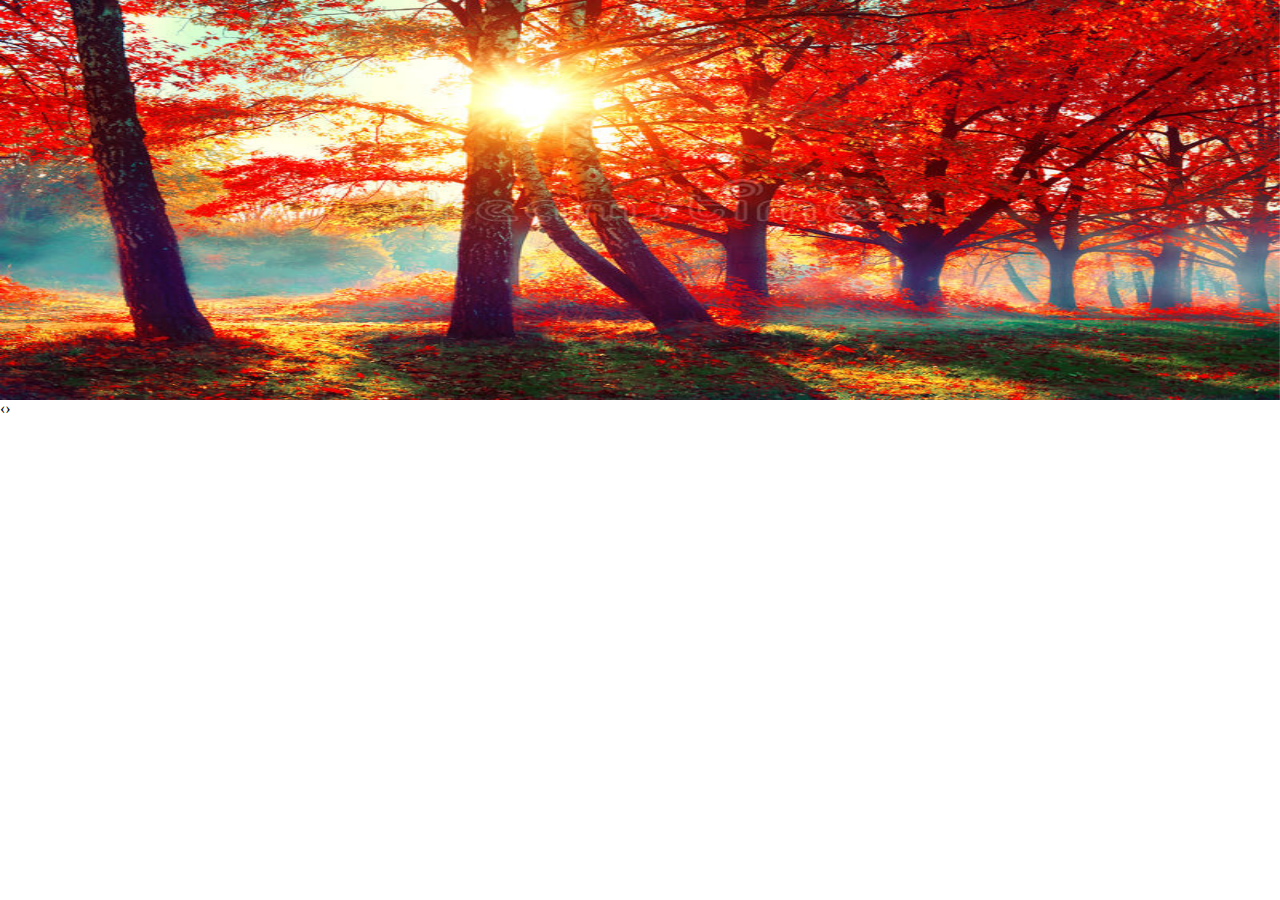
<file: class-13/index.html>
<!DOCTYPE html>
<html lang="en">
<head>
    <meta charset="UTF-8">
    <meta http-equiv="X-UA-Compatible" content="IE=edge">
    <meta name="viewport" content="width=device-width, initial-scale=1.0">
    <link rel="stylesheet" href="./owl.carousel.min.css">
    <link rel="stylesheet" href="./owl.theme.default.min.css">
    <link rel="stylesheet" href="style.css">
    <title>Document</title>
</head>
<body>
   
    <div class="owl-carousel">
        <div>
            <img width="90%" height="400px" src="./1.jpg" alt="">
            
        </div>
        <div><img width="90%" height="400px" src="./1.jpg" alt=""> </div>
        <div><img width="90%" height="400px" src="./1.jpg" alt=""> </div>
        <div><img width="90%" height="400px" src="./1.jpg" alt=""> </div>
        <div><img width="90%" height="400px" src="./1.jpg" alt=""> </div>
        <div><img width="90%" height="400px" src="./1.jpg" alt=""> </div>
        <div><img width="90%" height="400px" src="./1.jpg" alt=""> </div>
      </div>




    

    <script src="./jquery.min.js"></script>
   <script src="./owl.carousel.min.js"></script>
    <script src="./main.js"></script>
</body>
</html>
</file>
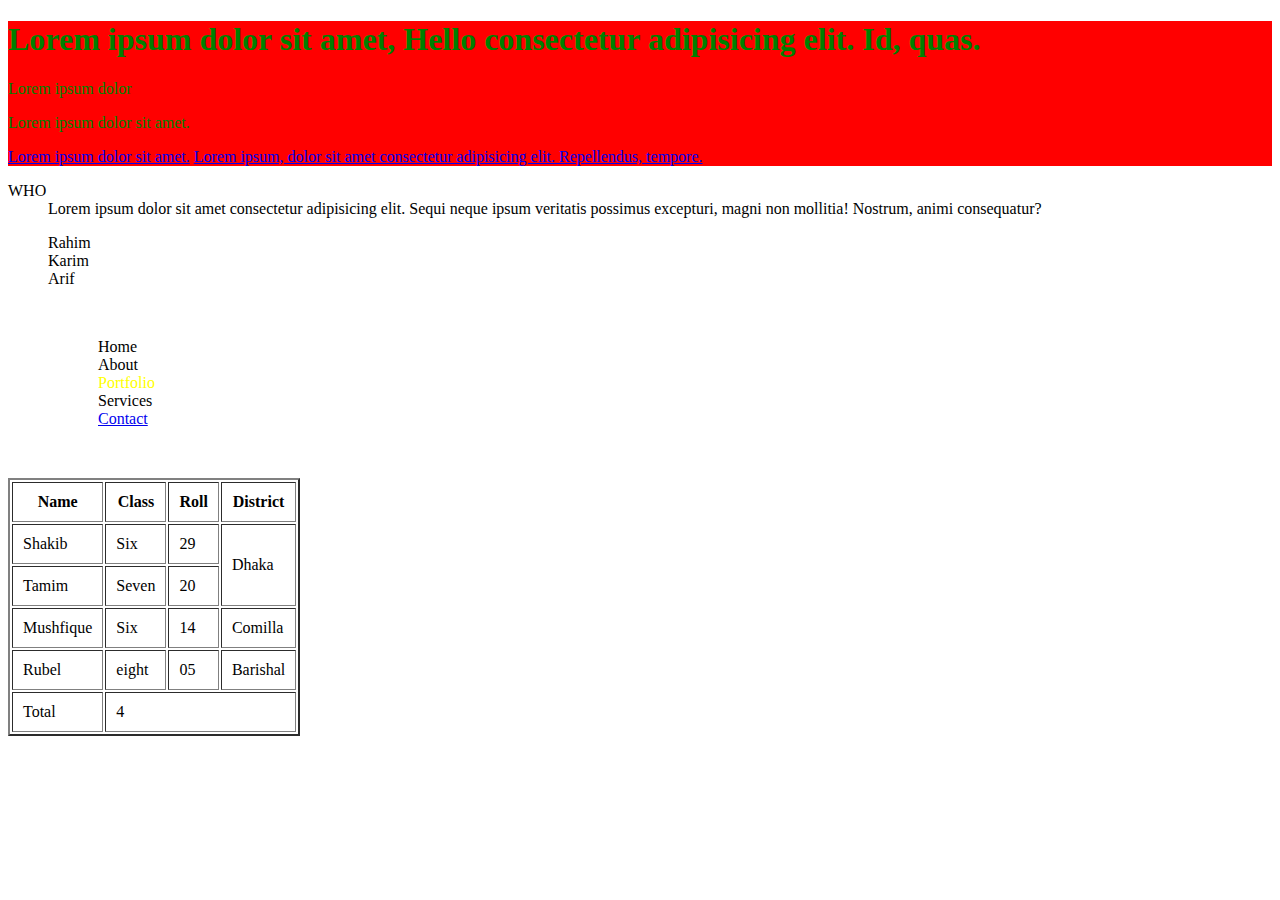
<file: class-4/index.html>
<!DOCTYPE html>
<html lang="en">
<head>
    <meta charset="UTF-8">
    <meta name="viewport" content="width=device-width, initial-scale=1.0">
    <title>Class 4</title>
</head>
<body>
    <div style="color: green; background-color: red;">
        <h1>Lorem ipsum dolor sit amet, <b>Hello</b>   consectetur adipisicing elit. Id, quas.</h1>
        <p>Lorem ipsum dolor</p> <p>Lorem ipsum dolor sit amet.</p>
        <a href="#">Lorem ipsum dolor sit amet.</a> 
        <a href="#"> Lorem ipsum, dolor sit amet consectetur adipisicing elit. Repellendus, tempore.</a>
    </div>

    <dl>
        <dt>WHO</dt>
        <dd>
            Lorem ipsum dolor sit amet consectetur adipisicing elit. Sequi neque ipsum veritatis possimus excepturi, magni non mollitia! Nostrum, animi consequatur?
        </dd>
    </dl>

    <ol style="list-style-type: none;">
        <li>Rahim</li>
        <li>Karim</li>
        <li>Arif</li>
    </ol>

    <ul style="list-style-type: none; margin: 50px;">
        <li style="list-style: none;">Home</li>
        <li>About</li>
        <li style="color: #ff0;">Portfolio</li>
        <li>Services</li>
        <li style="color: #0087C8;"><a href="contact.html">Contact</a></li>
    </ul>

    <table border="2" cellpadding="10px">
        <thead>
            <tr>
                <th>Name</th>
                <th>Class</th>
                <th>Roll</th>
                <th>District</th>
            </tr>
        </thead>
        <tfoot>
            <tr>
                <td>Total</td>
                <td colspan="3">4</td>
            </tr>
        </tfoot>
        <tbody>
            <tr>
                <td>Shakib</td>
                <td>Six</td>
                <td>29</td>
                <td rowspan="2">Dhaka</td>
            </tr>
            <tr>
                <td>Tamim</td>
                <td>Seven</td>
                <td>20</td>
            </tr>
          
            <tr>
                <td>Mushfique</td>
                <td>Six</td>
                <td>14</td>
                <td>Comilla</td>
            </tr>
            <tr>
                <td>Rubel</td>
                <td>eight</td>
                <td>05</td>
                <td>Barishal</td>
            </tr>
        </tbody>
        
    </table>


</body>
</html>
</file>
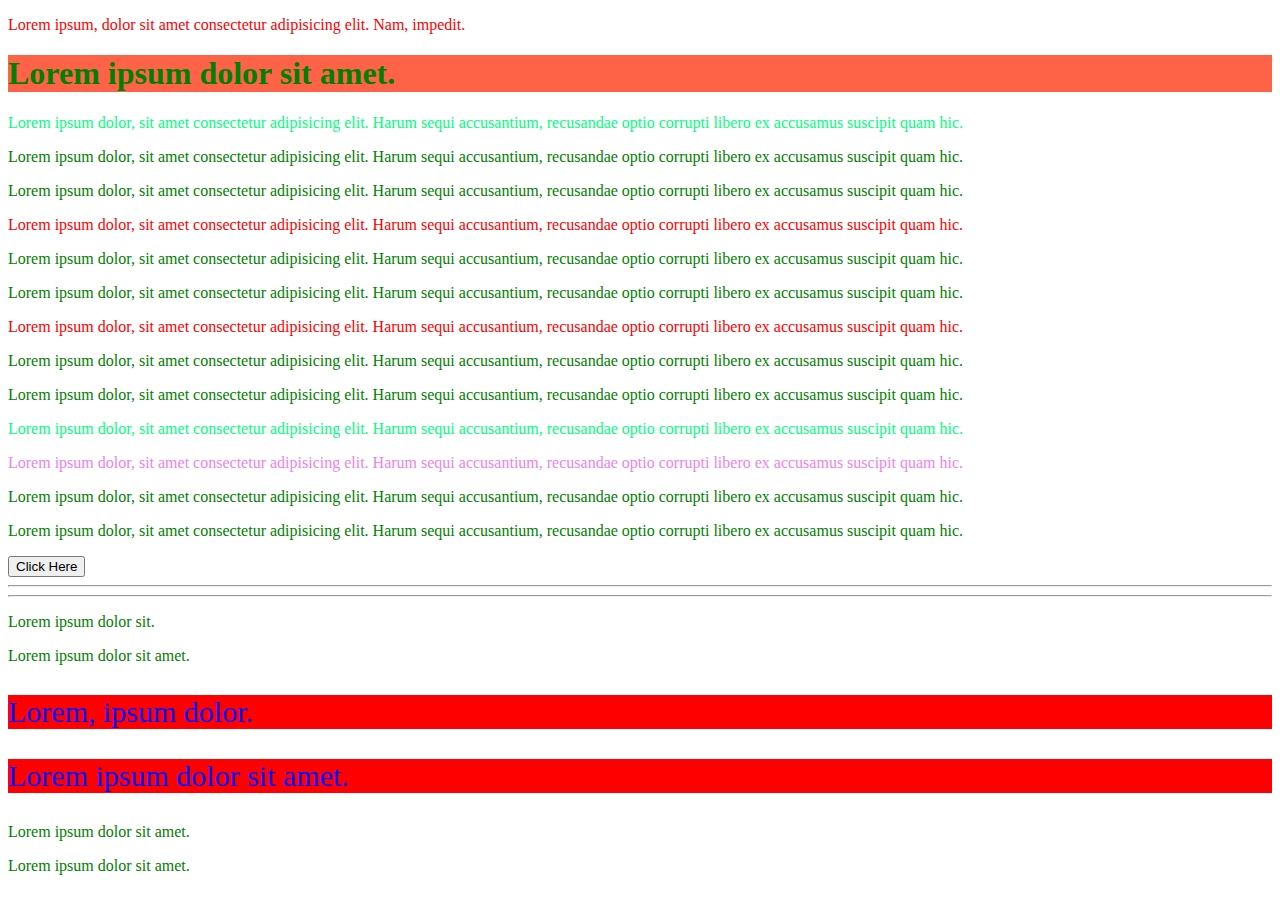
<file: class-6/index.html>
<!DOCTYPE html>
<html lang="en">
<head>
    <meta charset="UTF-8">
    <meta name="viewport" content="width=device-width, initial-scale=1.0">
    <link rel="stylesheet" href="style.css">

    <title>Document</title>
    <style>
        h1{
            color:green;
        }
    </style>
</head>
<body>
    <div>
       <p style=" color: red;" title="Hello">Lorem ipsum, dolor sit amet consectetur adipisicing elit. Nam, impedit.</p> 
       <h1>Lorem ipsum dolor sit amet.</h1>

       <p class="para">Lorem ipsum dolor, sit amet consectetur adipisicing elit. Harum sequi accusantium, recusandae optio corrupti libero ex accusamus suscipit quam hic.</p>
       <p>Lorem ipsum dolor, sit amet consectetur adipisicing elit. Harum sequi accusantium, recusandae optio corrupti libero ex accusamus suscipit quam hic.</p>
       <p>Lorem ipsum dolor, sit amet consectetur adipisicing elit. Harum sequi accusantium, recusandae optio corrupti libero ex accusamus suscipit quam hic.</p>
       <p class="para2">Lorem ipsum dolor, sit amet consectetur adipisicing elit. Harum sequi accusantium, recusandae optio corrupti libero ex accusamus suscipit quam hic.</p>
       <p>Lorem ipsum dolor, sit amet consectetur adipisicing elit. Harum sequi accusantium, recusandae optio corrupti libero ex accusamus suscipit quam hic.</p>
       <p>Lorem ipsum dolor, sit amet consectetur adipisicing elit. Harum sequi accusantium, recusandae optio corrupti libero ex accusamus suscipit quam hic.</p>
       <p class="para2">Lorem ipsum dolor, sit amet consectetur adipisicing elit. Harum sequi accusantium, recusandae optio corrupti libero ex accusamus suscipit quam hic.</p>
       <p>Lorem ipsum dolor, sit amet consectetur adipisicing elit. Harum sequi accusantium, recusandae optio corrupti libero ex accusamus suscipit quam hic.</p>
       <p>Lorem ipsum dolor, sit amet consectetur adipisicing elit. Harum sequi accusantium, recusandae optio corrupti libero ex accusamus suscipit quam hic.</p>
       <p class="para">Lorem ipsum dolor, sit amet consectetur adipisicing elit. Harum sequi accusantium, recusandae optio corrupti libero ex accusamus suscipit quam hic.</p>
       <p id="finalPara">Lorem ipsum dolor, sit amet consectetur adipisicing elit. Harum sequi accusantium, recusandae optio corrupti libero ex accusamus suscipit quam hic.</p>
       <p>Lorem ipsum dolor, sit amet consectetur adipisicing elit. Harum sequi accusantium, recusandae optio corrupti libero ex accusamus suscipit quam hic.</p>
       <p>Lorem ipsum dolor, sit amet consectetur adipisicing elit. Harum sequi accusantium, recusandae optio corrupti libero ex accusamus suscipit quam hic.</p>
       <button id="ContactFormBtn">Click Here</button>
    </div>











<hr><hr>
  

   <div class="container">
       <p>Lorem ipsum dolor sit.</p>
       <p>Lorem ipsum dolor sit amet.</p>

        <div class="parent">
            <p>Lorem, ipsum dolor.</p>
            <p>Lorem ipsum dolor sit amet.</p>

            <div class="child">

                <p>Lorem ipsum dolor sit amet.</p>
                <p>Lorem ipsum dolor sit amet.</p>
            </div>
        </div>
   </div>

</body>
</html>
</file>
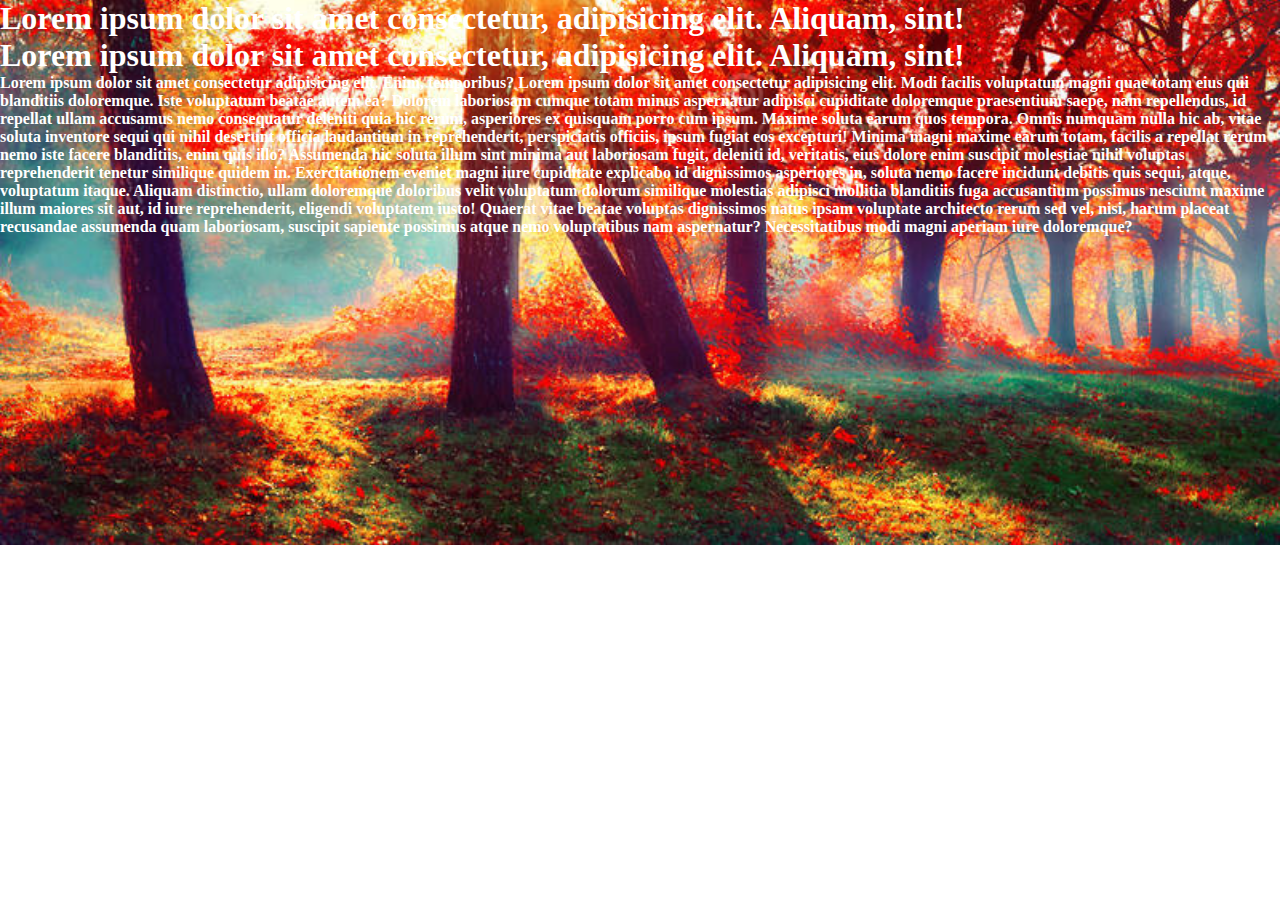
<file: class-7/index.html>
<!DOCTYPE html>
<html lang="en">
<head>
    <meta charset="UTF-8">
    <meta name="viewport" content="width=device-width, initial-scale=1.0">
    <link rel="stylesheet" href="style.css">
    <title>Document</title>
</head>
<body class="body">

    <div class="container">
        <h1>Lorem ipsum dolor sit amet consectetur, adipisicing elit. Aliquam, sint!</h1>
        <h1>Lorem ipsum dolor sit amet consectetur, adipisicing elit. Aliquam, sint!</h1>
    </div>


    <div class="parent">
        <p>Lorem ipsum dolor sit amet consectetur adipisicing elit. Enim, temporibus?</p>
        <p>Lorem ipsum dolor sit amet consectetur adipisicing elit. Modi facilis voluptatum magni quae totam eius qui blanditiis doloremque. Iste voluptatum beatae autem ea? Dolorem laboriosam cumque totam minus aspernatur adipisci cupiditate doloremque praesentium saepe, nam repellendus, id repellat ullam accusamus nemo consequatur deleniti quia hic rerum, asperiores ex quisquam porro cum ipsum. Maxime soluta earum quos tempora. Omnis numquam nulla hic ab, vitae soluta inventore sequi qui nihil deserunt officia laudantium in reprehenderit, perspiciatis officiis, ipsum fugiat eos excepturi! Minima magni maxime earum totam, facilis a repellat rerum nemo iste facere blanditiis, enim quis illo? Assumenda hic soluta illum sint minima aut laboriosam fugit, deleniti id, veritatis, eius dolore enim suscipit molestiae nihil voluptas reprehenderit tenetur similique quidem in. Exercitationem eveniet magni iure cupiditate explicabo id dignissimos asperiores in, soluta nemo facere incidunt debitis quis sequi, atque, voluptatum itaque. Aliquam distinctio, ullam doloremque doloribus velit voluptatum dolorum similique molestias adipisci mollitia blanditiis fuga accusantium possimus nesciunt maxime illum maiores sit aut, id iure reprehenderit, eligendi voluptatem iusto! Quaerat vitae beatae voluptas dignissimos natus ipsam voluptate architecto rerum sed vel, nisi, harum placeat recusandae assumenda quam laboriosam, suscipit sapiente possimus atque nemo voluptatibus nam aspernatur? Necessitatibus modi magni aperiam iure doloremque?</p>
    </div>


</body>
</html>
</file>
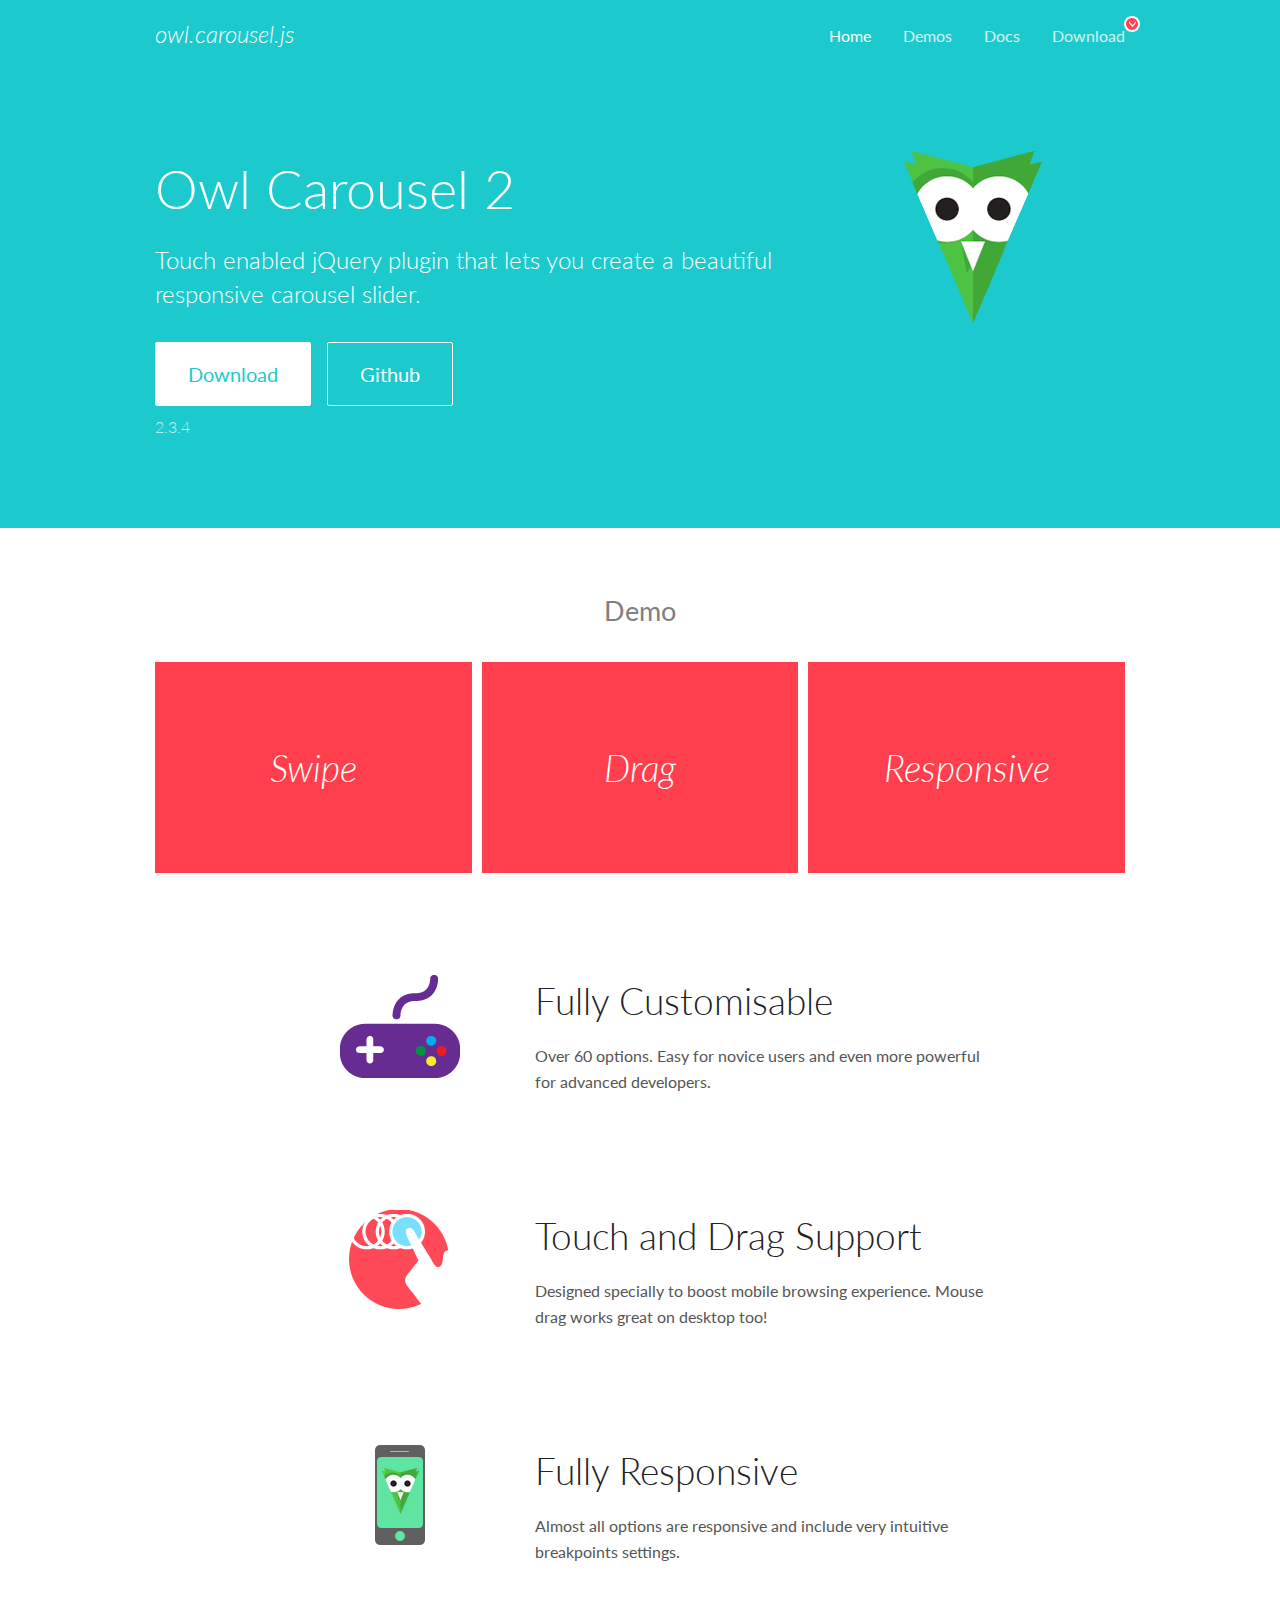
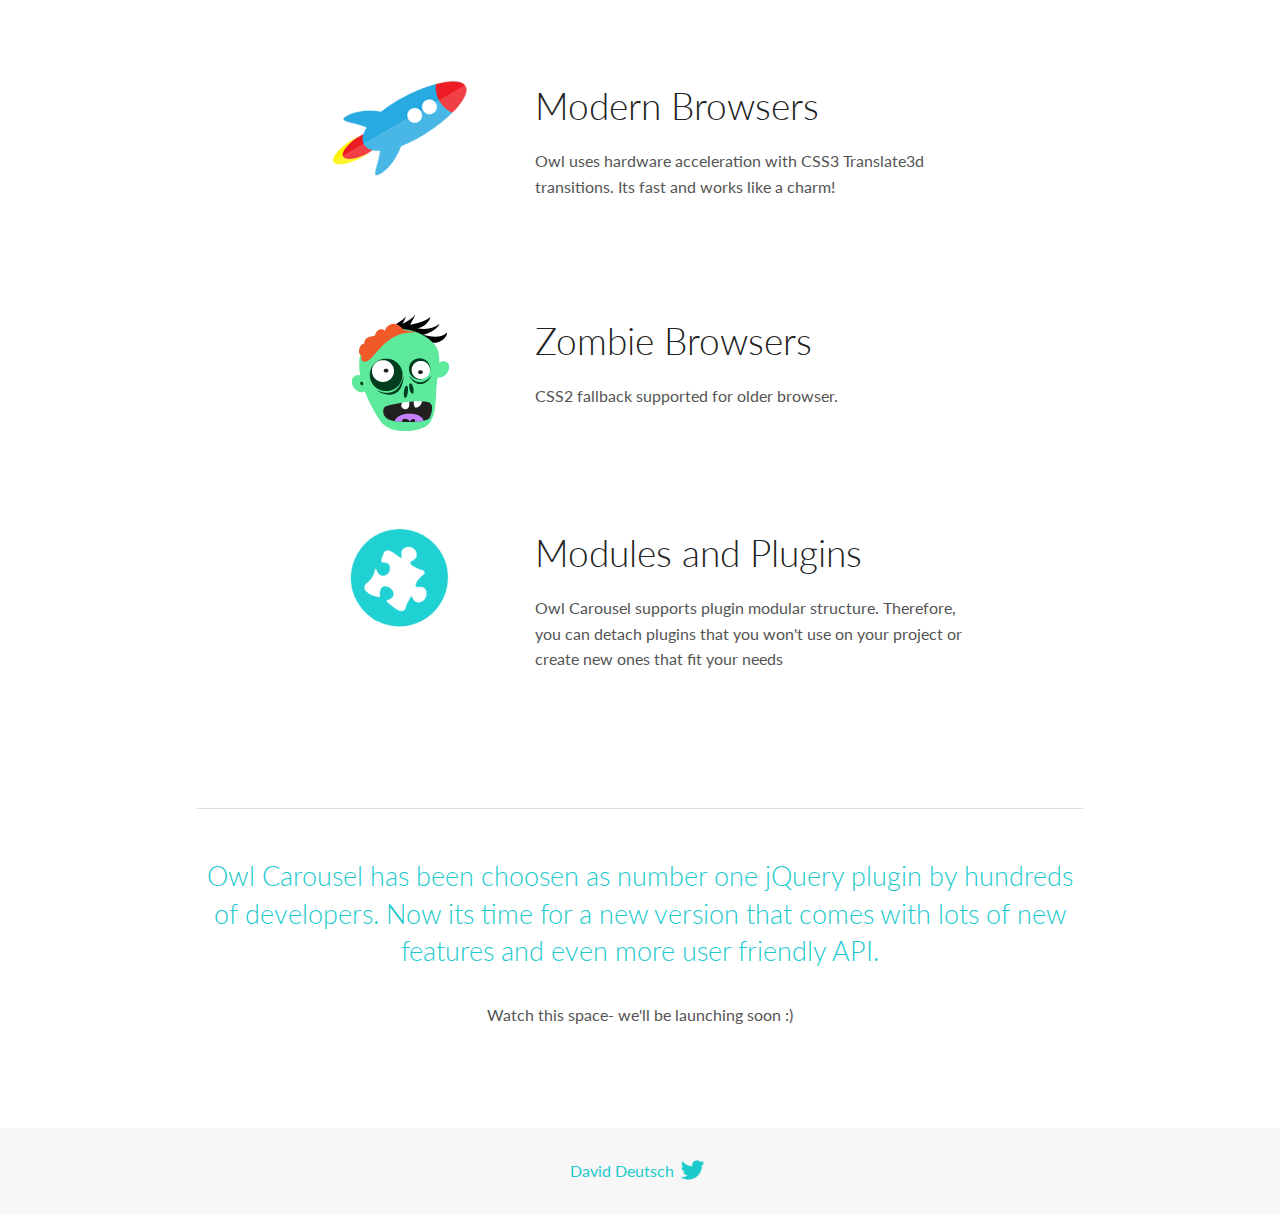
<file: class-13/assets/OwlCarousel2-2.3.4/docs/index.html>
<!DOCTYPE html>
<html lang="en">
  <head>

    <!-- head -->
    <meta charset="utf-8">
    <meta name="msapplication-tap-highlight" content="no" />
    <meta name="viewport" content="width=device-width, initial-scale=1.0" />
    <meta name="description" content="Touch enabled jQuery plugin that lets you create beautiful responsive carousel slider.">
    <meta name="author" content="David Deutsch">
    <title>
      Home | Owl Carousel | 2.3.4
    </title>

    <!-- Stylesheets -->
    <link href='https://fonts.googleapis.com/css?family=Lato:300,400,700,400italic,300italic' rel='stylesheet' type='text/css'>
    <link rel="stylesheet" href="assets/css/docs.theme.min.css">

    <!-- Owl Stylesheets -->
    <link rel="stylesheet" href="assets/owlcarousel/assets/owl.carousel.min.css">
    <link rel="stylesheet" href="assets/owlcarousel/assets/owl.theme.default.min.css">

    <!-- HTML5 shim and Respond.js IE8 support of HTML5 elements and media queries -->

    <!--[if lt IE 9]>
      <script src="https://oss.maxcdn.com/libs/html5shiv/3.7.0/html5shiv.js"></script>
      <script src="https://oss.maxcdn.com/libs/respond.js/1.3.0/respond.min.js"></script>
    <![endif]-->

    <!-- Favicons -->
    <link rel="apple-touch-icon-precomposed" sizes="144x144" href="assets/ico/apple-touch-icon-144-precomposed.png">
    <link rel="shortcut icon" href="assets/ico/favicon.png">
    <link rel="shortcut icon" href="favicon.ico">

    <!-- Yeah i know js should not be in header. Its required for demos.-->

    <!-- javascript -->
    <script src="assets/vendors/jquery.min.js"></script>
    <script src="assets/owlcarousel/owl.carousel.js"></script>
  </head>
  <body>

    <!-- header -->
    <header class="header">
      <div class="row">
        <div class="large-12 columns">
          <div class="brand left">
            <h3>
              <a href="/OwlCarousel2/">owl.carousel.js</a> 
            </h3>
          </div>
          <a id="toggle-nav" class="right">
            <span></span> <span></span> <span></span> 
          </a> 
          <div class="nav-bar">
            <ul class="clearfix">
              <li class="active">
                <a href="/OwlCarousel2/index.html">Home</a> 
              </li>
              <li> <a href="/OwlCarousel2/demos/demos.html">Demos</a>  </li>
              <li> <a href="/OwlCarousel2/docs/started-welcome.html">Docs</a>  </li>
              <li>
                <a href="https://github.com/OwlCarousel2/OwlCarousel2/archive/2.3.4.zip">Download</a> 
                <span class="download"></span> 
              </li>
            </ul>
          </div>
        </div>
      </div>
    </header>

    <!-- home panel -->
    <section id="hero">
      <div class="row">
        <div class="large-8 medium-8 columns">
          <h1>Owl Carousel 2</h1>
          <h4>Touch enabled jQuery plugin that lets you create a beautiful responsive carousel slider.</h4>
          <a href="https://github.com/OwlCarousel2/OwlCarousel2/archive/2.3.4.zip" class="hero-button">Download</a> 
          <a href="https://github.com/OwlCarousel2/OwlCarousel2" class="hero-button outline">Github</a> 
          <p>2.3.4</p>
        </div>
        <div class="large-4 medium-4 columns">
          <img class="owl-logo" src="assets/img/owl-logo.png" alt="mr. Owl">
        </div>
      </div>
    </section>

    <!-- body -->
    <div class="home-demo">
      <div class="row">
        <div class="large-12 columns">
          <h3>Demo</h3>
          <div class="owl-carousel">
            <div class="item">
              <h2>Swipe</h2>
            </div>
            <div class="item">
              <h2>Drag</h2>
            </div>
            <div class="item">
              <h2>Responsive</h2>
            </div>
            <div class="item">
              <h2>CSS3</h2>
            </div>
            <div class="item">
              <h2>Fast</h2>
            </div>
            <div class="item">
              <h2>Easy</h2>
            </div>
            <div class="item">
              <h2>Free</h2>
            </div>
            <div class="item">
              <h2>Upgradable</h2>
            </div>
            <div class="item">
              <h2>Tons of options</h2>
            </div>
            <div class="item">
              <h2>Infinity</h2>
            </div>
            <div class="item">
              <h2>Auto Width</h2>
            </div>
          </div>
        </div>
      </div>
    </div>
    <script>
      var owl = $('.owl-carousel');
      owl.owlCarousel({
        margin: 10,
        loop: true,
        responsive: {
          0: {
            items: 1
          },
          600: {
            items: 2
          },
          1000: {
            items: 3
          }
        }
      })
    </script>

    <!-- features -->
    <div id="features">
      <div class="row">
        <div class="small-12 medium-9 small-centered columns">
          <section class="row feature">
            <div class="medium-4 small-12 columns">
              <img src="assets/img/feature-options.png" alt="">
            </div>
            <div class="medium-8 small-12 columns">
              <h2>Fully Customisable</h2>
              <p>Over 60 options. Easy for novice users and even more powerful for advanced developers.</p>
            </div>
          </section>
          <section class="row feature">
            <div class="medium-4 small-12 columns">
              <img src="assets/img/feature-drag.png" alt="">
            </div>
            <div class="medium-8 small-12 columns">
              <h2>Touch and Drag Support</h2>
              <p>Designed specially to boost mobile browsing experience. Mouse drag works great on desktop too!</p>
            </div>
          </section>
          <section class="row feature">
            <div class="medium-4 small-12 columns">
              <img src="assets/img/feature-responsive.png" alt="">
            </div>
            <div class="medium-8 small-12 columns">
              <h2>Fully Responsive</h2>
              <p>Almost all options are responsive and include very intuitive breakpoints settings.</p>
            </div>
          </section>
          <section class="row feature">
            <div class="medium-4 small-12 columns">
              <img src="assets/img/feature-modern.png" alt="">
            </div>
            <div class="medium-8 small-12 columns">
              <h2>Modern Browsers</h2>
              <p>Owl uses hardware acceleration with CSS3 Translate3d transitions. Its fast and works like a charm! </p>
            </div>
          </section>
          <section class="row feature">
            <div class="medium-4 small-12 columns">
              <img src="assets/img/feature-zombie.png" alt="">
            </div>
            <div class="medium-8 small-12 columns">
              <h2>Zombie Browsers</h2>
              <p>CSS2 fallback supported for older browser.</p>
            </div>
          </section>
          <section class="row feature">
            <div class="medium-4 small-12 columns">
              <img src="assets/img/feature-module.png" alt="">
            </div>
            <div class="medium-8 small-12 columns">
              <h2>Modules and Plugins</h2>
              <p>Owl Carousel supports plugin modular structure. Therefore, you can detach plugins that you won&#x27;t use on your project or create new ones that fit your needs</p>
            </div>
          </section>
        </div>
      </div>
    </div>

    <!-- footer -->
    <section id="teaser-text">
      <div class="row">
        <div class="small-12 medium-11 small-centered columns">
          <hr>
          <h3 id="owl-carousel-has-been-choosen-as-number-one-jquery-plugin-by-hundreds-of-developers-now-its-time-for-a-new-version-that-comes-with-lots-of-new-features-and-even-more-user-friendly-api-">Owl Carousel has been choosen as number one jQuery plugin by hundreds of developers. Now its time for a new version that comes with lots of new features and even more user friendly API.</h3>
          <p>Watch this space- we&#39;ll be launching soon :)</p>
        </div>
      </div>
    </section>

    <!-- footer -->
    <footer class="footer">
      <div class="row">
        <div class="large-12 columns">
          <h5>
            <a href="/OwlCarousel2/docs/support-contact.html">David Deutsch</a> 
            <a id="custom-tweet-button" href="https://twitter.com/share?url=https://github.com/OwlCarousel2/OwlCarousel2&text=Owl Carousel - This is so awesome! " target="_blank"></a> 
          </h5>
        </div>
      </div>
    </footer>

    <!-- vendors -->
    <script src="assets/vendors/highlight.js"></script>
    <script src="assets/js/app.js"></script>
  </body>
</html>
</file>
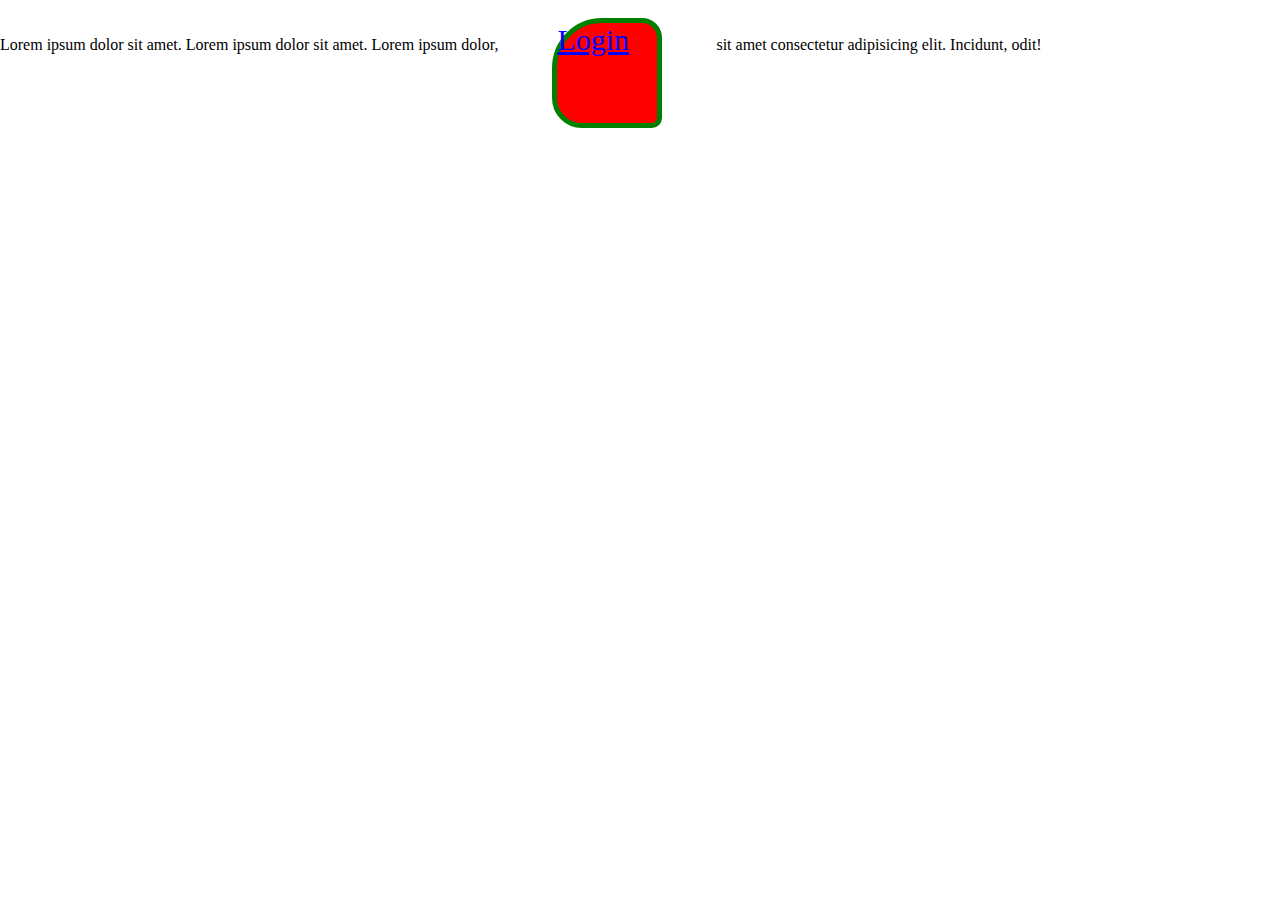
<file: class-7/about.html>
<!DOCTYPE html>
<html lang="en">
<head>
    <meta charset="UTF-8">
    <meta name="viewport" content="width=device-width, initial-scale=1.0">
    <link rel="stylesheet" href="style.css">
    <title>Document</title>
</head>
<body>
   <!-- <div class="para">
       <p>Lorem ipsum dolor sit amet consectetur adipisicing elit. Possimus, culpa? Ex reiciendis accusamus alias cum dignissimos quia distinctio explicabo sequi laborum sunt at consequuntur impedit omnis asperiores quam excepturi sint ullam, odit praesentium mollitia rerum labore numquam reprehenderit. Vel cumque, sit eum eligendi voluptatum molestias cum aliquam modi maiores, possimus ex ea illo suscipit repellendus voluptates quae. Ea, optio incidunt. Culpa obcaecati ab, odit optio reprehenderit laboriosam iure perferendis laudantium corrupti sint sapiente blanditiis. Est doloribus quas quasi molestias facilis doloremque iste magnam dolore dicta quis nesciunt accusamus vel aliquam earum laborum molestiae suscipit quia aliquid, dignissimos eligendi vitae aspernatur porro! Praesentium quae, nihil alias porro earum blanditiis molestias dolores repellat minus explicabo molestiae culpa rem harum cum eos nisi consequatur vero voluptatem ducimus? Quisquam harum pariatur officiis quia mollitia maxime. Dignissimos, minima. Nulla atque ex, perspiciatis repellendus dolorem cumque numquam voluptas in quaerat non quasi sapiente quo expedita, explicabo cupiditate ut quisquam, nesciunt blanditiis recusandae eos! Exercitationem voluptatibus rem dignissimos corporis maiores. Sint, reprehenderit? Animi ad corrupti asperiores inventore placeat sit similique, eaque nostrum quisquam illo excepturi dolores error iure tempore! Maxime, dignissimos ullam? At qui aliquam hic atque ipsam nisi earum veritatis exercitationem tempora? Cum magnam nemo cumque!</p>
   </div>
   <div class="para2">
    <p>Lorem ipsum dolor sit amet consectetur adipisicing elit. Voluptas ducimus atque veniam culpa odit hic quaerat! Iure earum, dolorem quia placeat possimus, alias officiis numquam nam deserunt hic ab magnam! Eum unde earum provident harum nulla natus in nesciunt a, expedita perspiciatis obcaecati nobis, mollitia quidem dolorum ex voluptatem quos minima hic? Fugiat soluta ad illum quod eligendi, cum pariatur maxime accusantium minus dolorem animi eaque quasi illo nemo possimus commodi libero tenetur placeat quis at labore unde minima excepturi quidem. Animi qui consequuntur, tempore ullam officiis dolorem! Distinctio aperiam nisi aspernatur quasi eveniet in inventore voluptates corporis vero omnis.Lorem ipsum dolor sit amet consectetur adipisicing elit. Voluptas ducimus atque veniam culpa odit hic quaerat! Iure earum, dolorem quia placeat possimus, alias officiis numquam nam deserunt hic ab magnam! Eum unde earum provident harum nulla natus in nesciunt a, expedita perspiciatis obcaecati nobis, mollitia quidem dolorum ex voluptatem quos minima hic? Fugiat soluta ad illum quod eligendi, cum pariatur maxime accusantium minus dolorem animi eaque quasi illo nemo possimus commodi libero tenetur placeat quis at labore unde minima excepturi quidem. Animi qui consequuntur, tempore ullam officiis dolorem! Distinctio aperiam nisi aspernatur quasi eveniet in inventore voluptates corporis vero omnis.</p>
   </div> -->
<br>

   <p>Lorem ipsum dolor sit amet.</p>
   <p>Lorem ipsum dolor sit amet.</p>
   <p>Lorem ipsum dolor, <a href="">Login</a> sit amet consectetur adipisicing elit. Incidunt, odit!</p>
  
</body>
</html>
</file>
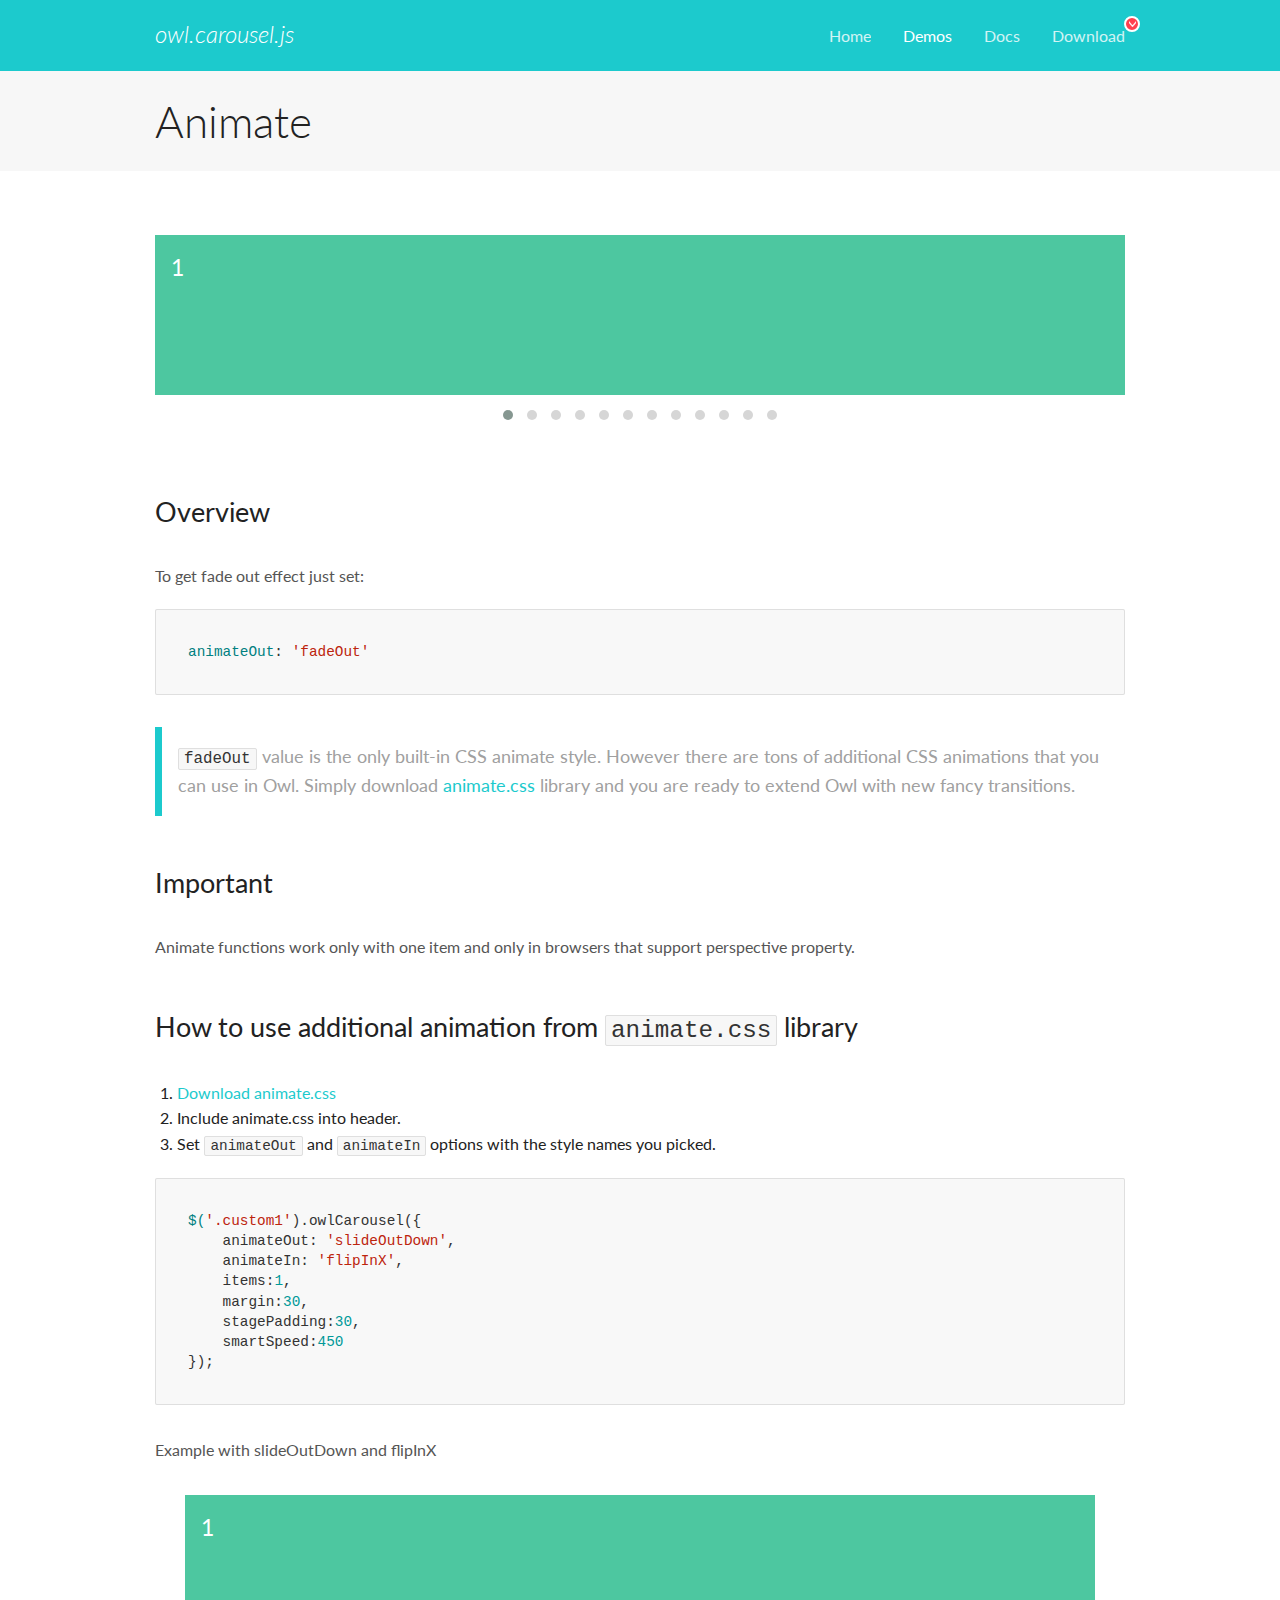
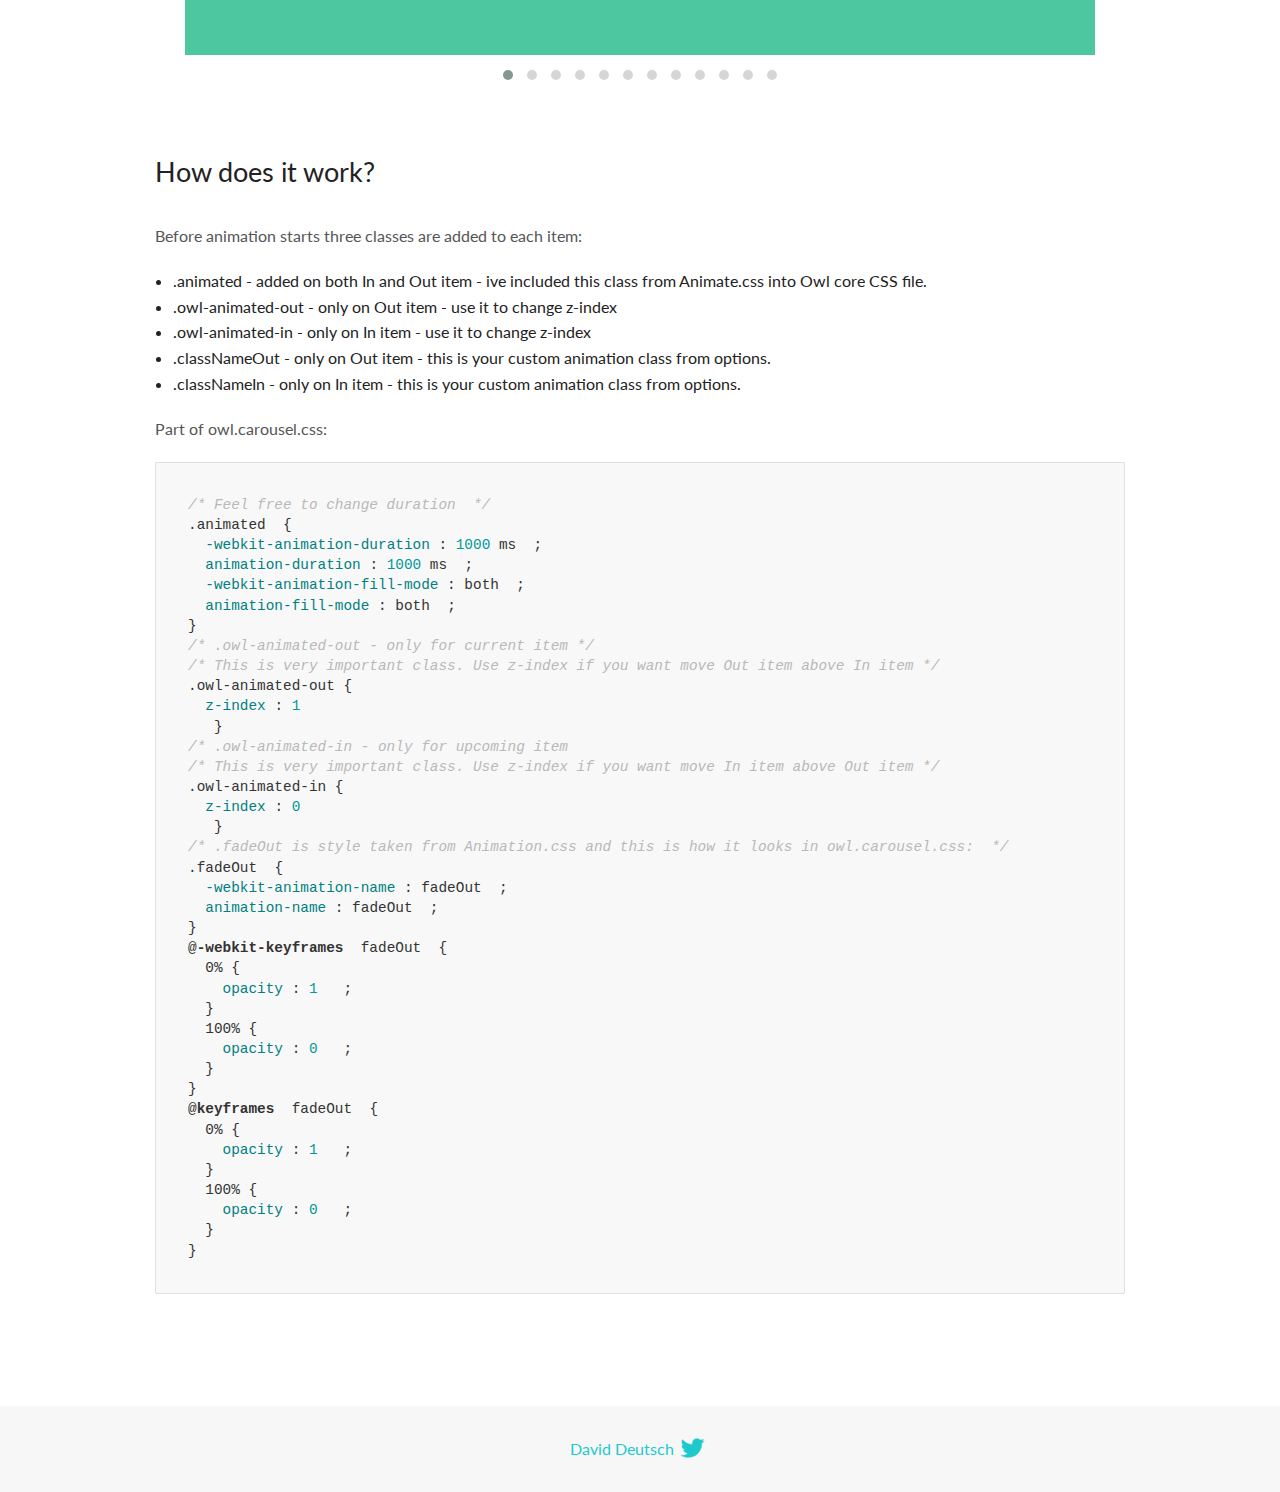
<file: class-13/assets/OwlCarousel2-2.3.4/docs/demos/animate.html>
<!DOCTYPE html>
<html lang="en">
  <head>

    <!-- head -->
    <meta charset="utf-8">
    <meta name="msapplication-tap-highlight" content="no" />
    <meta name="viewport" content="width=device-width, initial-scale=1.0" />
    <meta name="description" content="Animate carousel">
    <meta name="author" content="David Deutsch">
    <title>
      Animate Demo | Owl Carousel | 2.3.4
    </title>

    <!-- Stylesheets -->
    <link href='https://fonts.googleapis.com/css?family=Lato:300,400,700,400italic,300italic' rel='stylesheet' type='text/css'>
    <link rel="stylesheet" href="../assets/css/docs.theme.min.css">

    <!-- Owl Stylesheets -->
    <link rel="stylesheet" href="../assets/owlcarousel/assets/owl.carousel.min.css">
    <link rel="stylesheet" href="../assets/owlcarousel/assets/owl.theme.default.min.css">

    <!-- HTML5 shim and Respond.js IE8 support of HTML5 elements and media queries -->

    <!--[if lt IE 9]>
      <script src="https://oss.maxcdn.com/libs/html5shiv/3.7.0/html5shiv.js"></script>
      <script src="https://oss.maxcdn.com/libs/respond.js/1.3.0/respond.min.js"></script>
    <![endif]-->

    <!-- Favicons -->
    <link rel="apple-touch-icon-precomposed" sizes="144x144" href="../assets/ico/apple-touch-icon-144-precomposed.png">
    <link rel="shortcut icon" href="../assets/ico/favicon.png">
    <link rel="shortcut icon" href="favicon.ico">

    <!-- Yeah i know js should not be in header. Its required for demos.-->

    <!-- javascript -->
    <script src="../assets/vendors/jquery.min.js"></script>
    <script src="../assets/owlcarousel/owl.carousel.js"></script>
  </head>
  <body>

    <!-- header -->
    <header class="header">
      <div class="row">
        <div class="large-12 columns">
          <div class="brand left">
            <h3>
              <a href="/OwlCarousel2/">owl.carousel.js</a> 
            </h3>
          </div>
          <a id="toggle-nav" class="right">
            <span></span> <span></span> <span></span> 
          </a> 
          <div class="nav-bar">
            <ul class="clearfix">
              <li> <a href="/OwlCarousel2/index.html">Home</a>  </li>
              <li class="active">
                <a href="/OwlCarousel2/demos/demos.html">Demos</a> 
              </li>
              <li> <a href="/OwlCarousel2/docs/started-welcome.html">Docs</a>  </li>
              <li>
                <a href="https://github.com/OwlCarousel2/OwlCarousel2/archive/2.3.4.zip">Download</a> 
                <span class="download"></span> 
              </li>
            </ul>
          </div>
        </div>
      </div>
    </header>

    <!-- title -->
    <section class="title">
      <div class="row">
        <div class="large-12 columns">
          <h1>Animate</h1>
        </div>
      </div>
    </section>

    <!--  Demos -->
    <section id="demos">
      <div class="row">
        <div class="large-12 columns">
          <div class="fadeOut owl-carousel owl-theme">
            <div class="item">
              <h4>1</h4>
            </div>
            <div class="item">
              <h4>2</h4>
            </div>
            <div class="item">
              <h4>3</h4>
            </div>
            <div class="item">
              <h4>4</h4>
            </div>
            <div class="item">
              <h4>5</h4>
            </div>
            <div class="item">
              <h4>6</h4>
            </div>
            <div class="item">
              <h4>7</h4>
            </div>
            <div class="item">
              <h4>8</h4>
            </div>
            <div class="item">
              <h4>9</h4>
            </div>
            <div class="item">
              <h4>10</h4>
            </div>
            <div class="item">
              <h4>11</h4>
            </div>
            <div class="item">
              <h4>12</h4>
            </div>
          </div>
          <h3 id="overview">Overview</h3>
          <p>To get fade out effect just set:</p>
          <pre><code>animateOut: &#39;fadeOut&#39;</code></pre>
          <blockquote>
            <p><code>fadeOut</code> value is the only built-in CSS animate style. However there are tons of additional CSS animations that you can use in Owl. Simply download
              <a href="https://daneden.github.io/animate.css/">animate.css</a>  library and you are ready to extend Owl with new fancy transitions.</p>
          </blockquote>
          <h3 id="important">Important</h3>
          <p>Animate functions work only with one item and only in browsers that support perspective property.</p>
          <h3 id="how-to-use-additional-animation-from-animate-css-library">How to use additional animation from <code>animate.css</code> library</h3>
          <ol>
            <li> <a href="https://daneden.github.io/animate.css/">Download animate.css</a>  </li>
            <li>Include animate.css into header.</li>
            <li>Set <code>animateOut</code> and <code>animateIn</code> options with the style names you picked.</li>
          </ol>
          <pre><code>$(&#39;.custom1&#39;).owlCarousel({
    animateOut: &#39;slideOutDown&#39;,
    animateIn: &#39;flipInX&#39;,
    items:1,
    margin:30,
    stagePadding:30,
    smartSpeed:450
});</code></pre>
          <p>Example with slideOutDown and flipInX</p>
          <div class="custom1 owl-carousel owl-theme">
            <div class="item">
              <h4>1</h4>
            </div>
            <div class="item">
              <h4>2</h4>
            </div>
            <div class="item">
              <h4>3</h4>
            </div>
            <div class="item">
              <h4>4</h4>
            </div>
            <div class="item">
              <h4>5</h4>
            </div>
            <div class="item">
              <h4>6</h4>
            </div>
            <div class="item">
              <h4>7</h4>
            </div>
            <div class="item">
              <h4>8</h4>
            </div>
            <div class="item">
              <h4>9</h4>
            </div>
            <div class="item">
              <h4>10</h4>
            </div>
            <div class="item">
              <h4>11</h4>
            </div>
            <div class="item">
              <h4>12</h4>
            </div>
          </div>
          <h3 id="how-does-it-work-">How does it work?</h3>
          <p>Before animation starts three classes are added to each item:</p>
          <ul>
            <li>.animated - added on both In and Out item - ive included this class from Animate.css into Owl core CSS file.</li>
            <li>.owl-animated-out - only on Out item - use it to change z-index</li>
            <li>.owl-animated-in - only on In item - use it to change z-index</li>
            <li>.classNameOut - only on Out item - this is your custom animation class from options.</li>
            <li>.classNameIn - only on In item - this is your custom animation class from options.</li>
          </ul>
          <p>Part of owl.carousel.css:</p>
          <pre><code class="language-css"><span class="comment">/* Feel free to change duration  */</span> 
<span class="class">.animated</span>  <span class="rules">{
  <span class="rule"><span class="attribute">-webkit-animation-duration</span> :<span class="value"> <span class="number">1000</span> ms</span> </span> ;
  <span class="rule"><span class="attribute">animation-duration</span> :<span class="value"> <span class="number">1000</span> ms</span> </span> ;
  <span class="rule"><span class="attribute">-webkit-animation-fill-mode</span> :<span class="value"> both</span> </span> ;
  <span class="rule"><span class="attribute">animation-fill-mode</span> :<span class="value"> both</span> </span> ;
<span class="rule">}</span> </span> 
<span class="comment">/* .owl-animated-out - only for current item */</span> 
<span class="comment">/* This is very important class. Use z-index if you want move Out item above In item */</span> 
<span class="class">.owl-animated-out</span> <span class="rules">{
  <span class="rule"><span class="attribute">z-index</span> :<span class="value"> <span class="number">1</span> 
</span> </span> </span> }
<span class="comment">/* .owl-animated-in - only for upcoming item
/* This is very important class. Use z-index if you want move In item above Out item */</span> 
<span class="class">.owl-animated-in</span> <span class="rules">{
  <span class="rule"><span class="attribute">z-index</span> :<span class="value"> <span class="number">0</span> 
</span> </span> </span> }
<span class="comment">/* .fadeOut is style taken from Animation.css and this is how it looks in owl.carousel.css:  */</span> 
<span class="class">.fadeOut</span>  <span class="rules">{
  <span class="rule"><span class="attribute">-webkit-animation-name</span> :<span class="value"> fadeOut</span> </span> ;
  <span class="rule"><span class="attribute">animation-name</span> :<span class="value"> fadeOut</span> </span> ;
<span class="rule">}</span> </span> 
<span class="at_rule">@<span class="keyword">-webkit-keyframes</span>  fadeOut </span> {
  0% <span class="rules">{
    <span class="rule"><span class="attribute">opacity</span> :<span class="value"> <span class="number">1</span> </span> </span> ;
  <span class="rule">}</span> </span> 
  100% <span class="rules">{
    <span class="rule"><span class="attribute">opacity</span> :<span class="value"> <span class="number">0</span> </span> </span> ;
  <span class="rule">}</span> </span> 
}
<span class="at_rule">@<span class="keyword">keyframes</span>  fadeOut </span> {
  0% <span class="rules">{
    <span class="rule"><span class="attribute">opacity</span> :<span class="value"> <span class="number">1</span> </span> </span> ;
  <span class="rule">}</span> </span> 
  100% <span class="rules">{
    <span class="rule"><span class="attribute">opacity</span> :<span class="value"> <span class="number">0</span> </span> </span> ;
  <span class="rule">}</span> </span> 
}</code></pre>
          <link rel="stylesheet" href="../assets/css/animate.css">
          <script>
            jQuery(document).ready(function($) {
              $('.fadeOut').owlCarousel({
                items: 1,
                animateOut: 'fadeOut',
                loop: true,
                margin: 10,
              });
              $('.custom1').owlCarousel({
                animateOut: 'slideOutDown',
                animateIn: 'flipInX',
                items: 1,
                margin: 30,
                stagePadding: 30,
                smartSpeed: 450
              });
            });
          </script>
        </div>
      </div>
    </section>

    <!-- footer -->
    <footer class="footer">
      <div class="row">
        <div class="large-12 columns">
          <h5>
            <a href="/OwlCarousel2/docs/support-contact.html">David Deutsch</a> 
            <a id="custom-tweet-button" href="https://twitter.com/share?url=https://github.com/OwlCarousel2/OwlCarousel2&text=Owl Carousel - This is so awesome! " target="_blank"></a> 
          </h5>
        </div>
      </div>
    </footer>

    <!-- vendors -->
    <script src="../assets/vendors/highlight.js"></script>
    <script src="../assets/js/app.js"></script>
  </body>
</html>
</file>
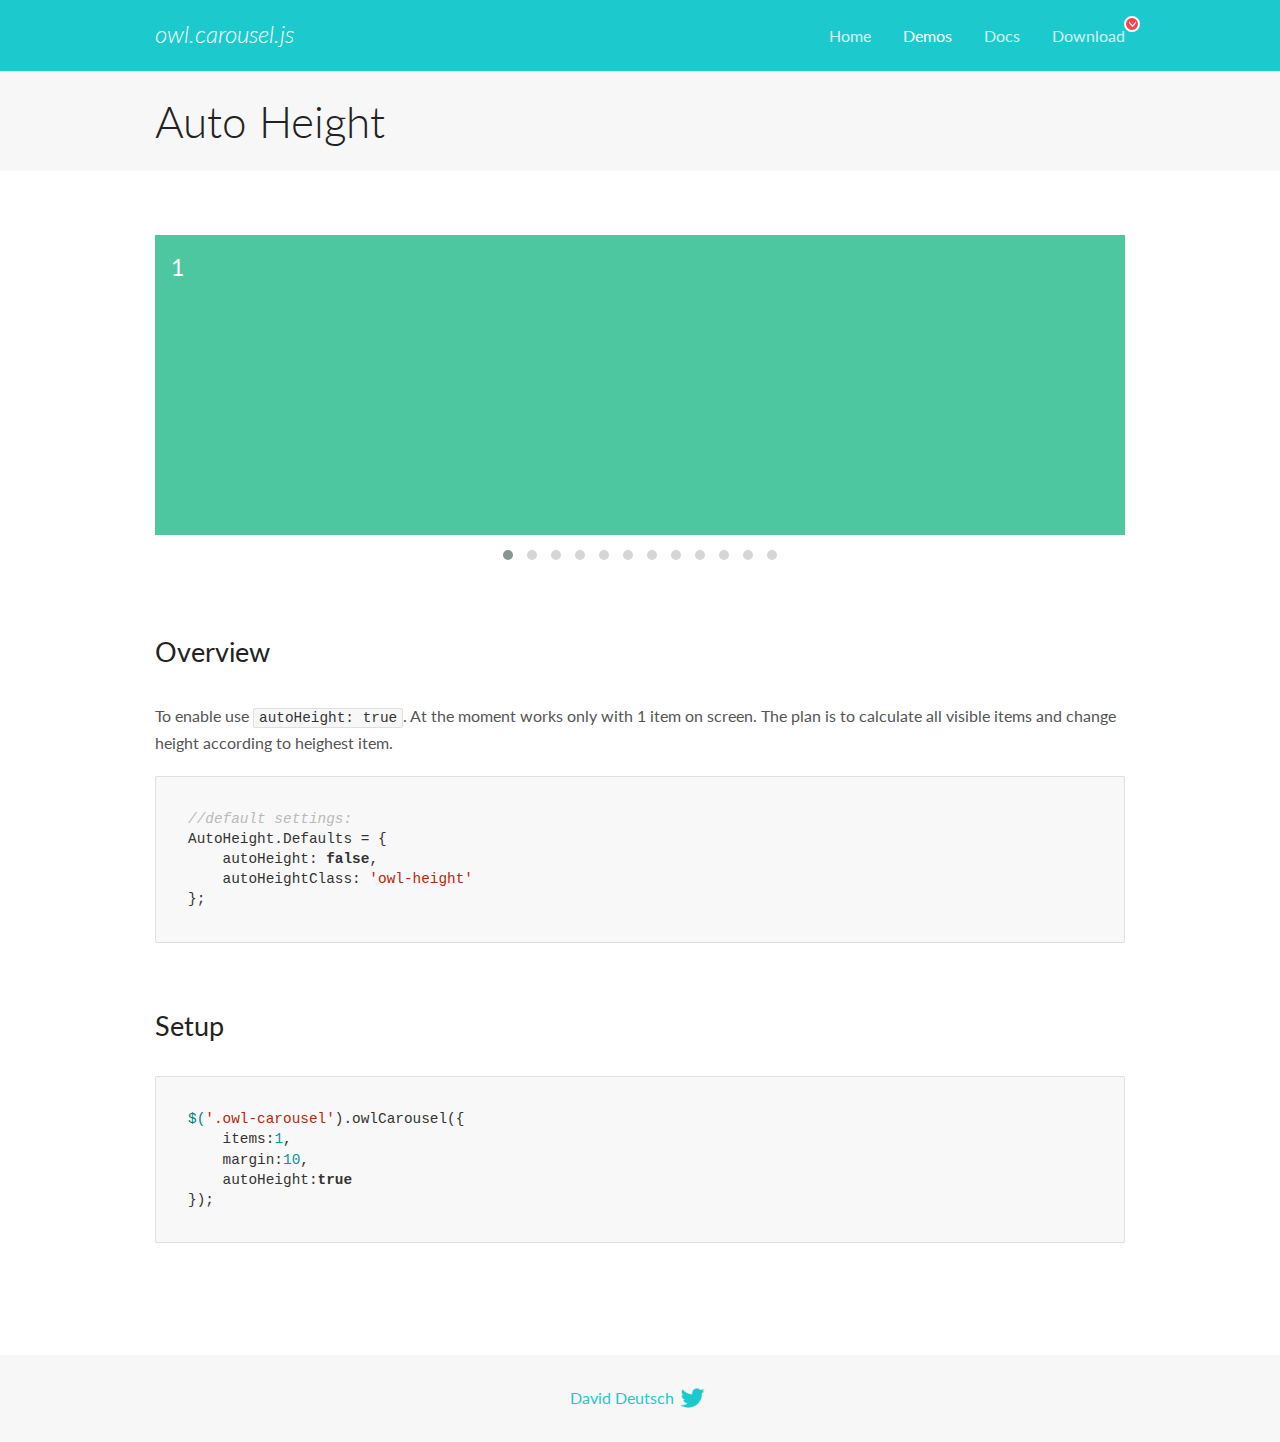
<file: class-13/assets/OwlCarousel2-2.3.4/docs/demos/autoheight.html>
<!DOCTYPE html>
<html lang="en">
  <head>

    <!-- head -->
    <meta charset="utf-8">
    <meta name="msapplication-tap-highlight" content="no" />
    <meta name="viewport" content="width=device-width, initial-scale=1.0" />
    <meta name="description" content="autoHeight usage demo">
    <meta name="author" content="David Deutsch">
    <title>
      Auto Height Demo | Owl Carousel | 2.3.4
    </title>

    <!-- Stylesheets -->
    <link href='https://fonts.googleapis.com/css?family=Lato:300,400,700,400italic,300italic' rel='stylesheet' type='text/css'>
    <link rel="stylesheet" href="../assets/css/docs.theme.min.css">

    <!-- Owl Stylesheets -->
    <link rel="stylesheet" href="../assets/owlcarousel/assets/owl.carousel.min.css">
    <link rel="stylesheet" href="../assets/owlcarousel/assets/owl.theme.default.min.css">

    <!-- HTML5 shim and Respond.js IE8 support of HTML5 elements and media queries -->

    <!--[if lt IE 9]>
      <script src="https://oss.maxcdn.com/libs/html5shiv/3.7.0/html5shiv.js"></script>
      <script src="https://oss.maxcdn.com/libs/respond.js/1.3.0/respond.min.js"></script>
    <![endif]-->

    <!-- Favicons -->
    <link rel="apple-touch-icon-precomposed" sizes="144x144" href="../assets/ico/apple-touch-icon-144-precomposed.png">
    <link rel="shortcut icon" href="../assets/ico/favicon.png">
    <link rel="shortcut icon" href="favicon.ico">

    <!-- Yeah i know js should not be in header. Its required for demos.-->

    <!-- javascript -->
    <script src="../assets/vendors/jquery.min.js"></script>
    <script src="../assets/owlcarousel/owl.carousel.js"></script>
  </head>
  <body>

    <!-- header -->
    <header class="header">
      <div class="row">
        <div class="large-12 columns">
          <div class="brand left">
            <h3>
              <a href="/OwlCarousel2/">owl.carousel.js</a> 
            </h3>
          </div>
          <a id="toggle-nav" class="right">
            <span></span> <span></span> <span></span> 
          </a> 
          <div class="nav-bar">
            <ul class="clearfix">
              <li> <a href="/OwlCarousel2/index.html">Home</a>  </li>
              <li class="active">
                <a href="/OwlCarousel2/demos/demos.html">Demos</a> 
              </li>
              <li> <a href="/OwlCarousel2/docs/started-welcome.html">Docs</a>  </li>
              <li>
                <a href="https://github.com/OwlCarousel2/OwlCarousel2/archive/2.3.4.zip">Download</a> 
                <span class="download"></span> 
              </li>
            </ul>
          </div>
        </div>
      </div>
    </header>

    <!-- title -->
    <section class="title">
      <div class="row">
        <div class="large-12 columns">
          <h1>Auto Height</h1>
        </div>
      </div>
    </section>

    <!--  Demos -->
    <section id="demos">
      <div class="row">
        <div class="large-12 columns">
          <div class="owl-carousel owl-theme">
            <div class="item" style="height:300px">
              <h4>1</h4>
            </div>
            <div class="item" style="height:100px">
              <h4>2</h4>
            </div>
            <div class="item" style="height:500px">
              <h4>3</h4>
            </div>
            <div class="item" style="height:250px">
              <h4>4</h4>
            </div>
            <div class="item" style="height:400px">
              <h4>5</h4>
            </div>
            <div class="item" style="height:500px">
              <h4>6</h4>
            </div>
            <div class="item" style="height:600px">
              <h4>7</h4>
            </div>
            <div class="item" style="height:400px">
              <h4>8</h4>
            </div>
            <div class="item" style="height:300px">
              <h4>9</h4>
            </div>
            <div class="item" style="height:350px">
              <h4>10</h4>
            </div>
            <div class="item" style="height:200px">
              <h4>11</h4>
            </div>
            <div class="item" style="height:150px">
              <h4>12</h4>
            </div>
          </div>
          <h3 id="overview">Overview</h3>
          <p>To enable use <code>autoHeight: true</code>. At the moment works only with 1 item on screen. The plan is to calculate all visible items and change height according to heighest item.</p>
          <pre><code>//default settings:
AutoHeight.Defaults = {
    autoHeight: false,
    autoHeightClass: &#39;owl-height&#39;
};</code></pre>
          <h3 id="setup">Setup</h3>
          <pre><code>$(&#39;.owl-carousel&#39;).owlCarousel({
    items:1,
    margin:10,
    autoHeight:true
});</code></pre>
          <script>
            $(document).ready(function() {
              $('.owl-carousel').owlCarousel({
                items: 1,
                margin: 10,
                autoHeight: true
              });
            })
          </script>
        </div>
      </div>
    </section>

    <!-- footer -->
    <footer class="footer">
      <div class="row">
        <div class="large-12 columns">
          <h5>
            <a href="/OwlCarousel2/docs/support-contact.html">David Deutsch</a> 
            <a id="custom-tweet-button" href="https://twitter.com/share?url=https://github.com/OwlCarousel2/OwlCarousel2&text=Owl Carousel - This is so awesome! " target="_blank"></a> 
          </h5>
        </div>
      </div>
    </footer>

    <!-- vendors -->
    <script src="../assets/vendors/highlight.js"></script>
    <script src="../assets/js/app.js"></script>
  </body>
</html>
</file>
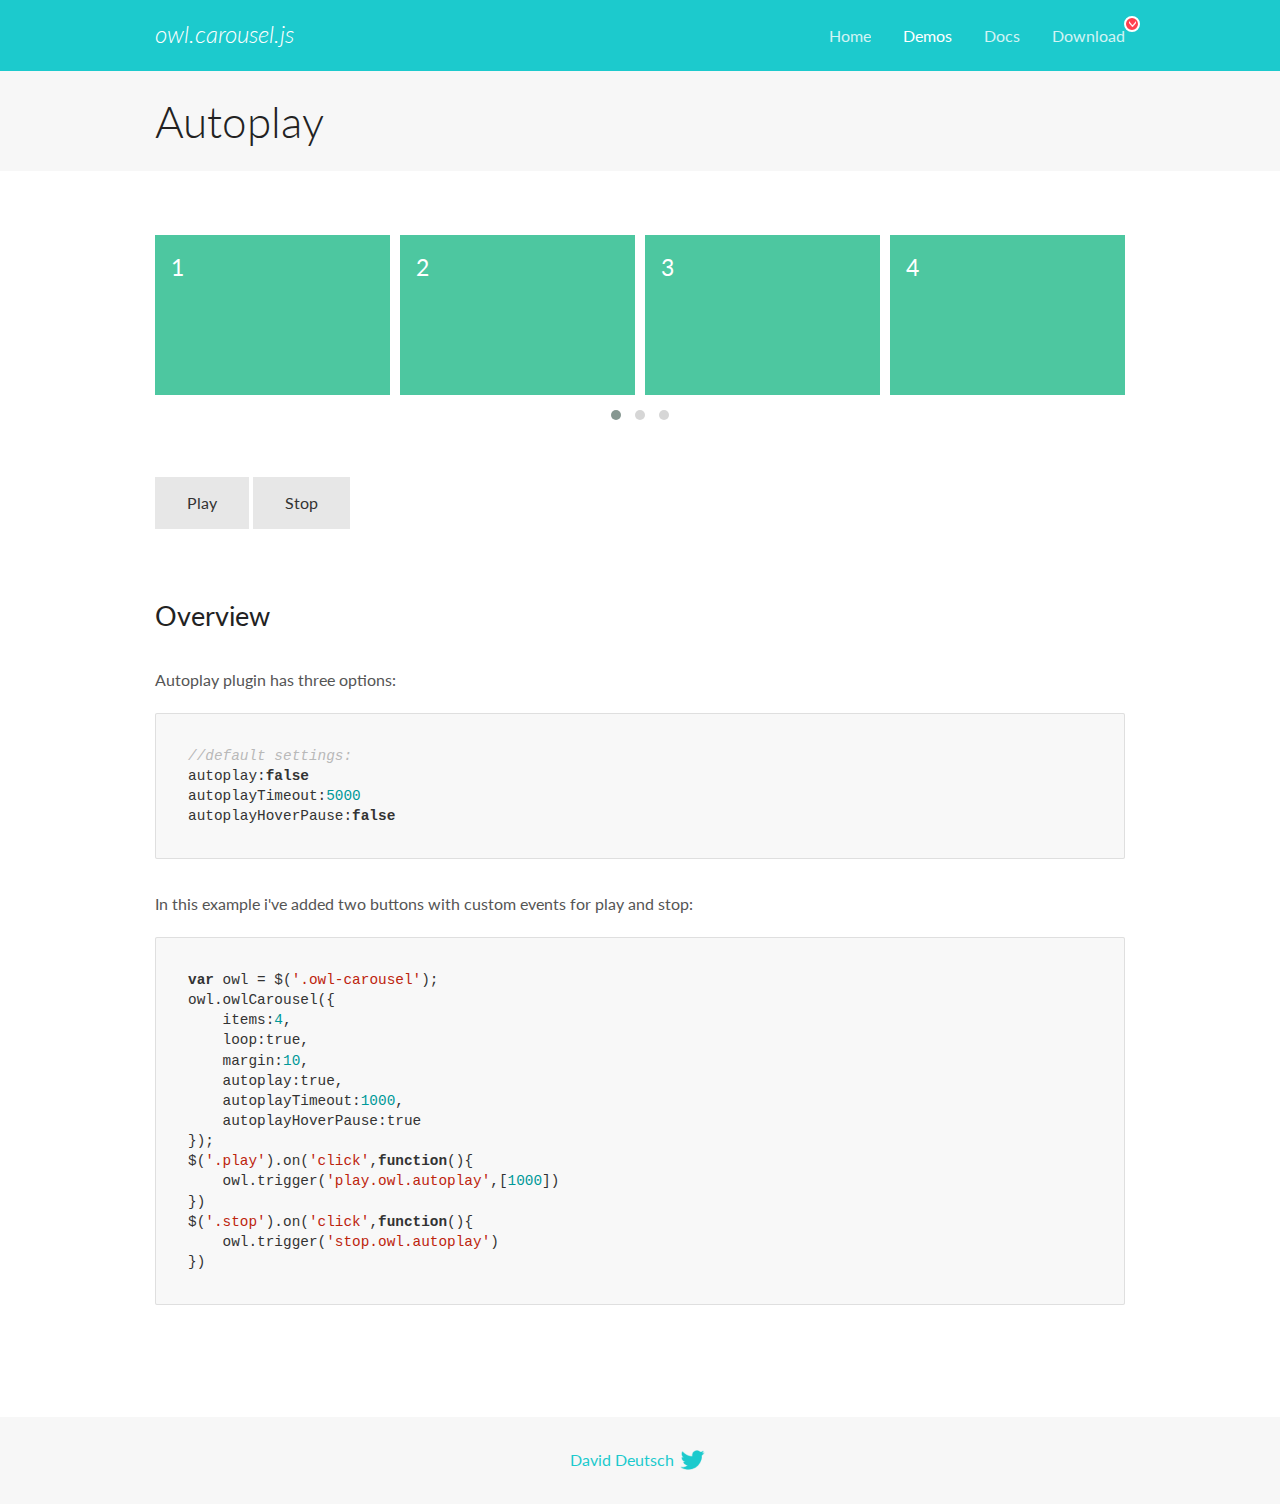
<file: class-13/assets/OwlCarousel2-2.3.4/docs/demos/autoplay.html>
<!DOCTYPE html>
<html lang="en">
  <head>

    <!-- head -->
    <meta charset="utf-8">
    <meta name="msapplication-tap-highlight" content="no" />
    <meta name="viewport" content="width=device-width, initial-scale=1.0" />
    <meta name="description" content="Autoplay usage demo">
    <meta name="author" content="David Deutsch">
    <title>
      Autoplay Demo | Owl Carousel | 2.3.4
    </title>

    <!-- Stylesheets -->
    <link href='https://fonts.googleapis.com/css?family=Lato:300,400,700,400italic,300italic' rel='stylesheet' type='text/css'>
    <link rel="stylesheet" href="../assets/css/docs.theme.min.css">

    <!-- Owl Stylesheets -->
    <link rel="stylesheet" href="../assets/owlcarousel/assets/owl.carousel.min.css">
    <link rel="stylesheet" href="../assets/owlcarousel/assets/owl.theme.default.min.css">

    <!-- HTML5 shim and Respond.js IE8 support of HTML5 elements and media queries -->

    <!--[if lt IE 9]>
      <script src="https://oss.maxcdn.com/libs/html5shiv/3.7.0/html5shiv.js"></script>
      <script src="https://oss.maxcdn.com/libs/respond.js/1.3.0/respond.min.js"></script>
    <![endif]-->

    <!-- Favicons -->
    <link rel="apple-touch-icon-precomposed" sizes="144x144" href="../assets/ico/apple-touch-icon-144-precomposed.png">
    <link rel="shortcut icon" href="../assets/ico/favicon.png">
    <link rel="shortcut icon" href="favicon.ico">

    <!-- Yeah i know js should not be in header. Its required for demos.-->

    <!-- javascript -->
    <script src="../assets/vendors/jquery.min.js"></script>
    <script src="../assets/owlcarousel/owl.carousel.js"></script>
  </head>
  <body>

    <!-- header -->
    <header class="header">
      <div class="row">
        <div class="large-12 columns">
          <div class="brand left">
            <h3>
              <a href="/OwlCarousel2/">owl.carousel.js</a> 
            </h3>
          </div>
          <a id="toggle-nav" class="right">
            <span></span> <span></span> <span></span> 
          </a> 
          <div class="nav-bar">
            <ul class="clearfix">
              <li> <a href="/OwlCarousel2/index.html">Home</a>  </li>
              <li class="active">
                <a href="/OwlCarousel2/demos/demos.html">Demos</a> 
              </li>
              <li> <a href="/OwlCarousel2/docs/started-welcome.html">Docs</a>  </li>
              <li>
                <a href="https://github.com/OwlCarousel2/OwlCarousel2/archive/2.3.4.zip">Download</a> 
                <span class="download"></span> 
              </li>
            </ul>
          </div>
        </div>
      </div>
    </header>

    <!-- title -->
    <section class="title">
      <div class="row">
        <div class="large-12 columns">
          <h1>Autoplay</h1>
        </div>
      </div>
    </section>

    <!--  Demos -->
    <section id="demos">
      <div class="row">
        <div class="large-12 columns">
          <div class="owl-carousel owl-theme">
            <div class="item">
              <h4>1</h4>
            </div>
            <div class="item">
              <h4>2</h4>
            </div>
            <div class="item">
              <h4>3</h4>
            </div>
            <div class="item">
              <h4>4</h4>
            </div>
            <div class="item">
              <h4>5</h4>
            </div>
            <div class="item">
              <h4>6</h4>
            </div>
            <div class="item">
              <h4>7</h4>
            </div>
            <div class="item">
              <h4>8</h4>
            </div>
            <div class="item">
              <h4>9</h4>
            </div>
            <div class="item">
              <h4>10</h4>
            </div>
            <div class="item">
              <h4>11</h4>
            </div>
            <div class="item">
              <h4>12</h4>
            </div>
          </div>
          <a class="button secondary play">Play</a> 
          <a class="button secondary stop">Stop</a> 
          <h3 id="overview">Overview</h3>
          <p>Autoplay plugin has three options:</p>
          <pre><code>//default settings:
autoplay:false
autoplayTimeout:5000
autoplayHoverPause:false</code></pre>
          <p>In this example i&#39;ve added two buttons with custom events for play and stop:</p>
          <pre><code>var owl = $(&#39;.owl-carousel&#39;);
owl.owlCarousel({
    items:4,
    loop:true,
    margin:10,
    autoplay:true,
    autoplayTimeout:1000,
    autoplayHoverPause:true
});
$(&#39;.play&#39;).on(&#39;click&#39;,function(){
    owl.trigger(&#39;play.owl.autoplay&#39;,[1000])
})
$(&#39;.stop&#39;).on(&#39;click&#39;,function(){
    owl.trigger(&#39;stop.owl.autoplay&#39;)
})</code></pre>
          <script>
            $(document).ready(function() {
              var owl = $('.owl-carousel');
              owl.owlCarousel({
                items: 4,
                loop: true,
                margin: 10,
                autoplay: true,
                autoplayTimeout: 1000,
                autoplayHoverPause: true
              });
              $('.play').on('click', function() {
                owl.trigger('play.owl.autoplay', [1000])
              })
              $('.stop').on('click', function() {
                owl.trigger('stop.owl.autoplay')
              })
            })
          </script>
        </div>
      </div>
    </section>

    <!-- footer -->
    <footer class="footer">
      <div class="row">
        <div class="large-12 columns">
          <h5>
            <a href="/OwlCarousel2/docs/support-contact.html">David Deutsch</a> 
            <a id="custom-tweet-button" href="https://twitter.com/share?url=https://github.com/OwlCarousel2/OwlCarousel2&text=Owl Carousel - This is so awesome! " target="_blank"></a> 
          </h5>
        </div>
      </div>
    </footer>

    <!-- vendors -->
    <script src="../assets/vendors/highlight.js"></script>
    <script src="../assets/js/app.js"></script>
  </body>
</html>
</file>
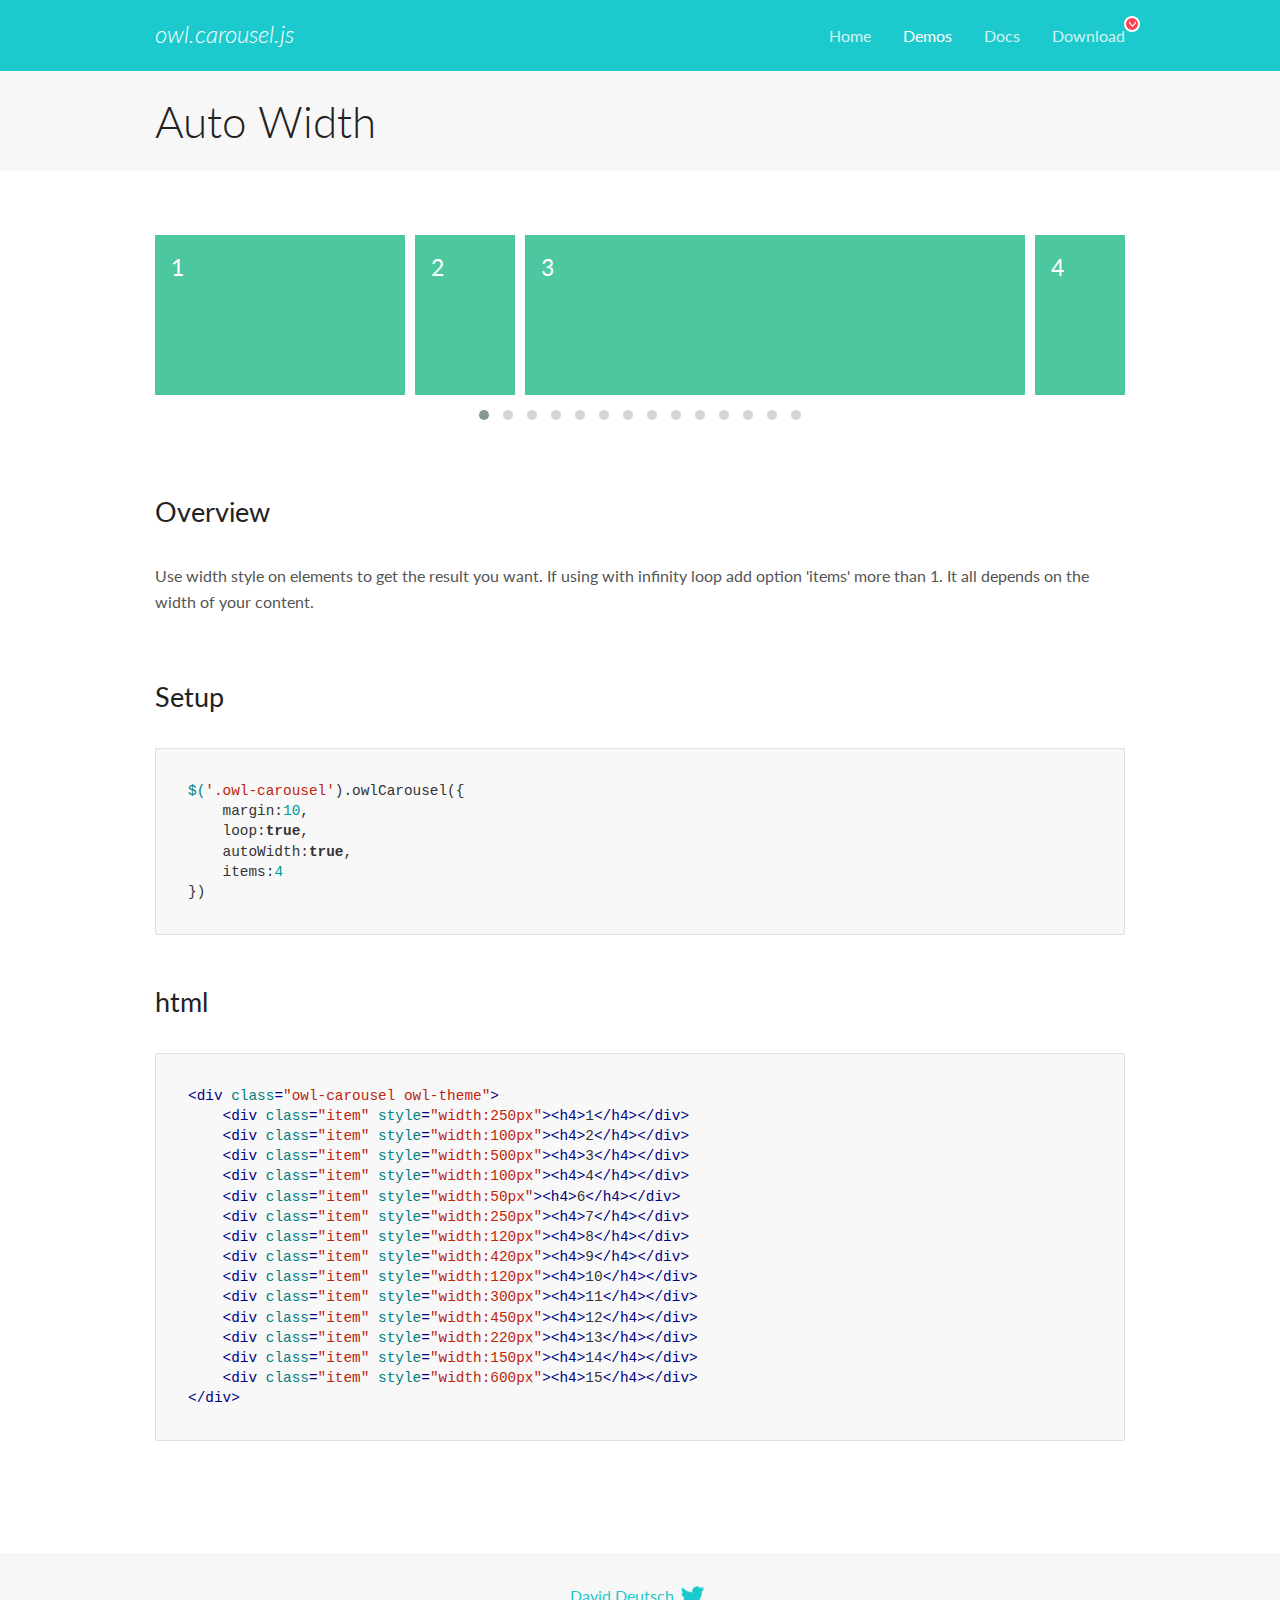
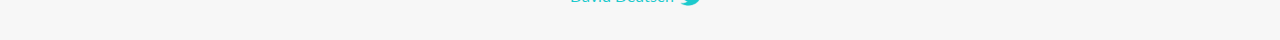
<file: class-13/assets/OwlCarousel2-2.3.4/docs/demos/autowidth.html>
<!DOCTYPE html>
<html lang="en">
  <head>

    <!-- head -->
    <meta charset="utf-8">
    <meta name="msapplication-tap-highlight" content="no" />
    <meta name="viewport" content="width=device-width, initial-scale=1.0" />
    <meta name="description" content="Auto Width">
    <meta name="author" content="David Deutsch">
    <title>
      Auto Width Demo | Owl Carousel | 2.3.4
    </title>

    <!-- Stylesheets -->
    <link href='https://fonts.googleapis.com/css?family=Lato:300,400,700,400italic,300italic' rel='stylesheet' type='text/css'>
    <link rel="stylesheet" href="../assets/css/docs.theme.min.css">

    <!-- Owl Stylesheets -->
    <link rel="stylesheet" href="../assets/owlcarousel/assets/owl.carousel.min.css">
    <link rel="stylesheet" href="../assets/owlcarousel/assets/owl.theme.default.min.css">

    <!-- HTML5 shim and Respond.js IE8 support of HTML5 elements and media queries -->

    <!--[if lt IE 9]>
      <script src="https://oss.maxcdn.com/libs/html5shiv/3.7.0/html5shiv.js"></script>
      <script src="https://oss.maxcdn.com/libs/respond.js/1.3.0/respond.min.js"></script>
    <![endif]-->

    <!-- Favicons -->
    <link rel="apple-touch-icon-precomposed" sizes="144x144" href="../assets/ico/apple-touch-icon-144-precomposed.png">
    <link rel="shortcut icon" href="../assets/ico/favicon.png">
    <link rel="shortcut icon" href="favicon.ico">

    <!-- Yeah i know js should not be in header. Its required for demos.-->

    <!-- javascript -->
    <script src="../assets/vendors/jquery.min.js"></script>
    <script src="../assets/owlcarousel/owl.carousel.js"></script>
  </head>
  <body>

    <!-- header -->
    <header class="header">
      <div class="row">
        <div class="large-12 columns">
          <div class="brand left">
            <h3>
              <a href="/OwlCarousel2/">owl.carousel.js</a> 
            </h3>
          </div>
          <a id="toggle-nav" class="right">
            <span></span> <span></span> <span></span> 
          </a> 
          <div class="nav-bar">
            <ul class="clearfix">
              <li> <a href="/OwlCarousel2/index.html">Home</a>  </li>
              <li class="active">
                <a href="/OwlCarousel2/demos/demos.html">Demos</a> 
              </li>
              <li> <a href="/OwlCarousel2/docs/started-welcome.html">Docs</a>  </li>
              <li>
                <a href="https://github.com/OwlCarousel2/OwlCarousel2/archive/2.3.4.zip">Download</a> 
                <span class="download"></span> 
              </li>
            </ul>
          </div>
        </div>
      </div>
    </header>

    <!-- title -->
    <section class="title">
      <div class="row">
        <div class="large-12 columns">
          <h1>Auto Width</h1>
        </div>
      </div>
    </section>

    <!--  Demos -->
    <section id="demos">
      <div class="row">
        <div class="large-12 columns">
          <div class="owl-carousel owl-theme">
            <div class="item" style="width:250px">
              <h4>1</h4>
            </div>
            <div class="item" style="width:100px">
              <h4>2</h4>
            </div>
            <div class="item" style="width:500px">
              <h4>3</h4>
            </div>
            <div class="item" style="width:100px">
              <h4>4</h4>
            </div>
            <div class="item" style="width:50px">
              <h4>6</h4>
            </div>
            <div class="item" style="width:250px">
              <h4>7</h4>
            </div>
            <div class="item" style="width:120px">
              <h4>8</h4>
            </div>
            <div class="item" style="width:420px">
              <h4>9</h4>
            </div>
            <div class="item" style="width:120px">
              <h4>10</h4>
            </div>
            <div class="item" style="width:300px">
              <h4>11</h4>
            </div>
            <div class="item" style="width:450px">
              <h4>12</h4>
            </div>
            <div class="item" style="width:220px">
              <h4>13</h4>
            </div>
            <div class="item" style="width:150px">
              <h4>14</h4>
            </div>
            <div class="item" style="width:600px">
              <h4>15</h4>
            </div>
          </div>
          <h3 id="overview">Overview</h3>
          <p>Use width style on elements to get the result you want. If using with infinity loop add option &#39;items&#39; more than 1. It all depends on the width of your content.</p>
          <h3 id="setup">Setup</h3>
          <pre><code>$(&#39;.owl-carousel&#39;).owlCarousel({
    margin:10,
    loop:true,
    autoWidth:true,
    items:4
})</code></pre>
          <h3 id="html">html</h3>
          <pre><code>&lt;div class=&quot;owl-carousel owl-theme&quot;&gt;
    &lt;div class=&quot;item&quot; style=&quot;width:250px&quot;&gt;&lt;h4&gt;1&lt;/h4&gt;&lt;/div&gt;
    &lt;div class=&quot;item&quot; style=&quot;width:100px&quot;&gt;&lt;h4&gt;2&lt;/h4&gt;&lt;/div&gt;
    &lt;div class=&quot;item&quot; style=&quot;width:500px&quot;&gt;&lt;h4&gt;3&lt;/h4&gt;&lt;/div&gt;
    &lt;div class=&quot;item&quot; style=&quot;width:100px&quot;&gt;&lt;h4&gt;4&lt;/h4&gt;&lt;/div&gt;
    &lt;div class=&quot;item&quot; style=&quot;width:50px&quot;&gt;&lt;h4&gt;6&lt;/h4&gt;&lt;/div&gt;
    &lt;div class=&quot;item&quot; style=&quot;width:250px&quot;&gt;&lt;h4&gt;7&lt;/h4&gt;&lt;/div&gt;
    &lt;div class=&quot;item&quot; style=&quot;width:120px&quot;&gt;&lt;h4&gt;8&lt;/h4&gt;&lt;/div&gt;
    &lt;div class=&quot;item&quot; style=&quot;width:420px&quot;&gt;&lt;h4&gt;9&lt;/h4&gt;&lt;/div&gt;
    &lt;div class=&quot;item&quot; style=&quot;width:120px&quot;&gt;&lt;h4&gt;10&lt;/h4&gt;&lt;/div&gt;
    &lt;div class=&quot;item&quot; style=&quot;width:300px&quot;&gt;&lt;h4&gt;11&lt;/h4&gt;&lt;/div&gt;
    &lt;div class=&quot;item&quot; style=&quot;width:450px&quot;&gt;&lt;h4&gt;12&lt;/h4&gt;&lt;/div&gt;
    &lt;div class=&quot;item&quot; style=&quot;width:220px&quot;&gt;&lt;h4&gt;13&lt;/h4&gt;&lt;/div&gt;
    &lt;div class=&quot;item&quot; style=&quot;width:150px&quot;&gt;&lt;h4&gt;14&lt;/h4&gt;&lt;/div&gt;
    &lt;div class=&quot;item&quot; style=&quot;width:600px&quot;&gt;&lt;h4&gt;15&lt;/h4&gt;&lt;/div&gt;
&lt;/div&gt;</code></pre>
          <script>
            $(document).ready(function() {
              $('.owl-carousel').owlCarousel({
                margin: 10,
                loop: true,
                autoWidth: true,
                items: 4
              })
            })
          </script>
        </div>
      </div>
    </section>

    <!-- footer -->
    <footer class="footer">
      <div class="row">
        <div class="large-12 columns">
          <h5>
            <a href="/OwlCarousel2/docs/support-contact.html">David Deutsch</a> 
            <a id="custom-tweet-button" href="https://twitter.com/share?url=https://github.com/OwlCarousel2/OwlCarousel2&text=Owl Carousel - This is so awesome! " target="_blank"></a> 
          </h5>
        </div>
      </div>
    </footer>

    <!-- vendors -->
    <script src="../assets/vendors/highlight.js"></script>
    <script src="../assets/js/app.js"></script>
  </body>
</html>
</file>
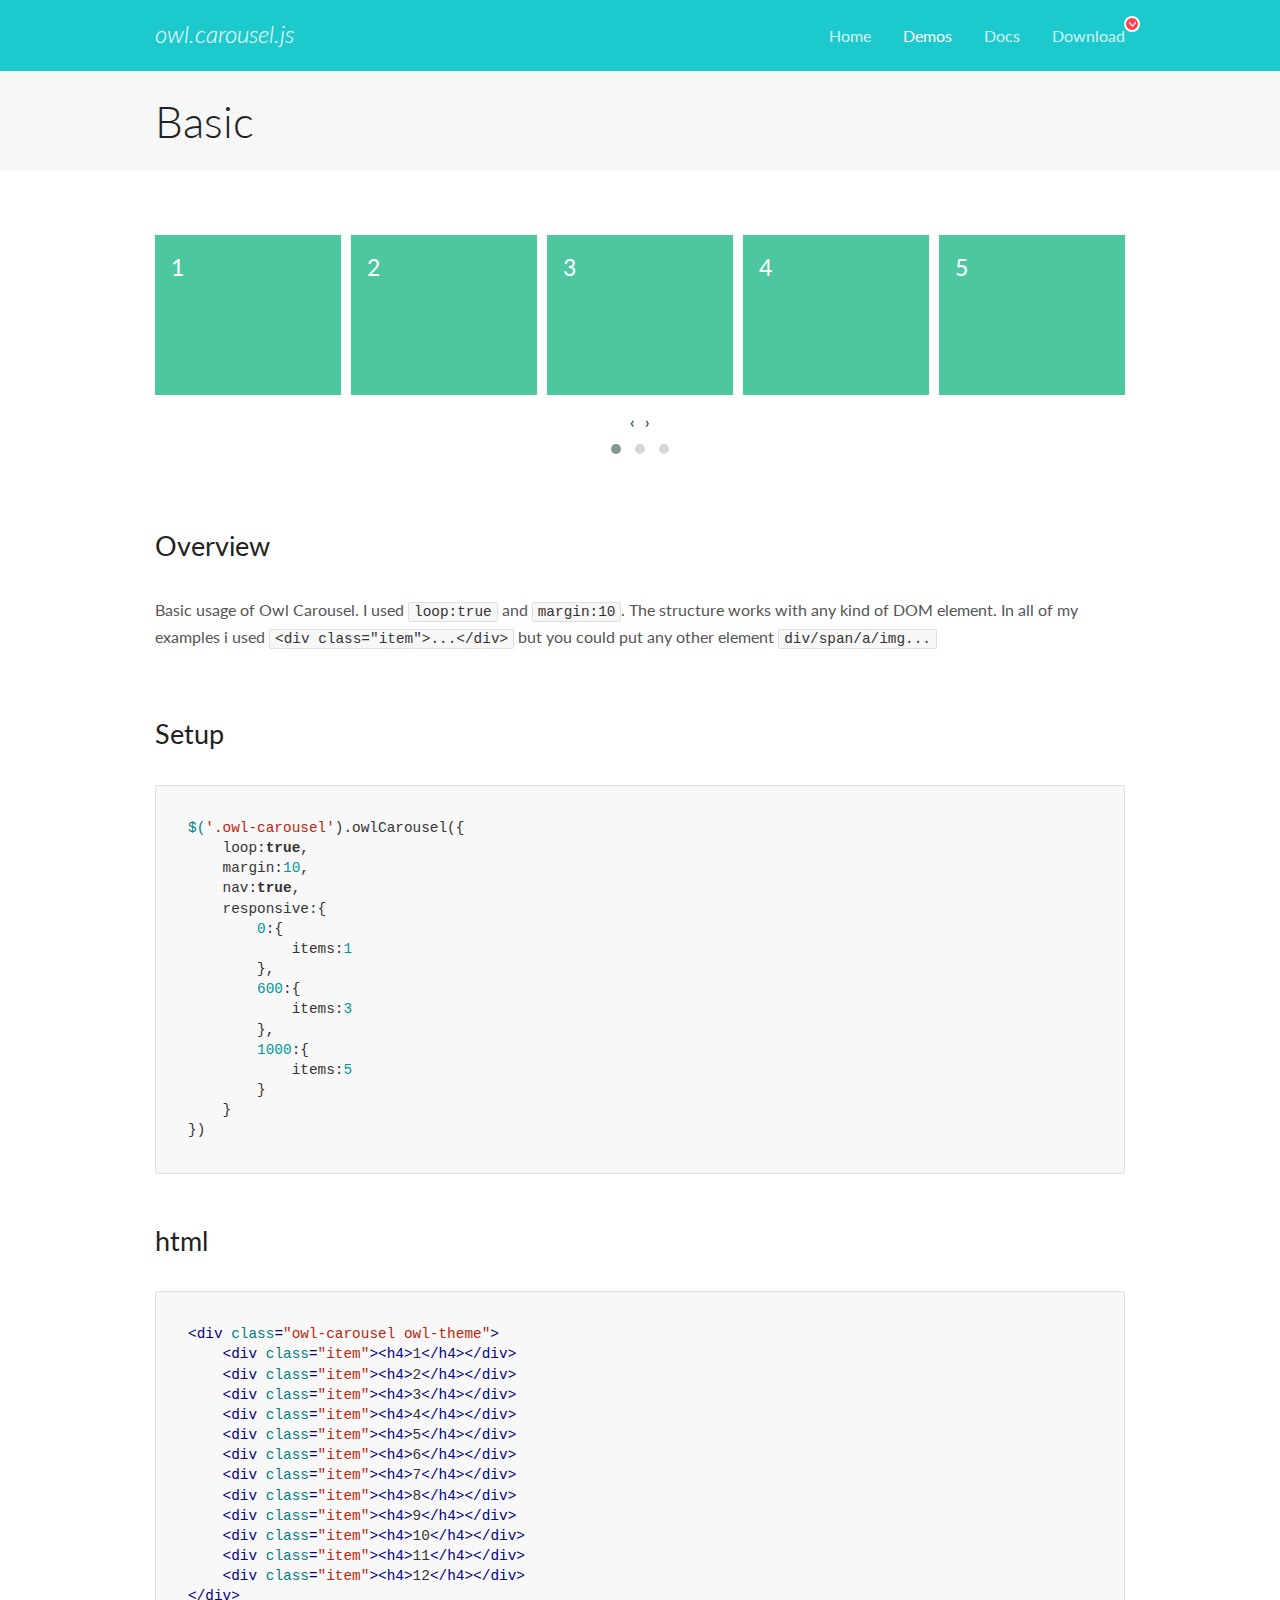
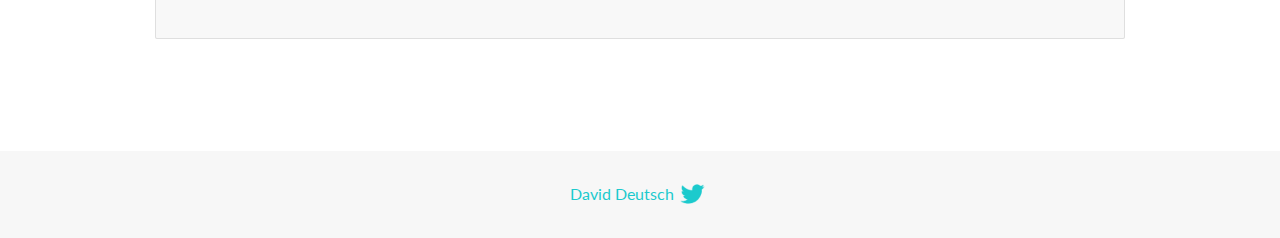
<file: class-13/assets/OwlCarousel2-2.3.4/docs/demos/basic.html>
<!DOCTYPE html>
<html lang="en">
  <head>

    <!-- head -->
    <meta charset="utf-8">
    <meta name="msapplication-tap-highlight" content="no" />
    <meta name="viewport" content="width=device-width, initial-scale=1.0" />
    <meta name="description" content="Basic usage demo">
    <meta name="author" content="David Deutsch">
    <title>
      Basic Demo | Owl Carousel | 2.3.4
    </title>

    <!-- Stylesheets -->
    <link href='https://fonts.googleapis.com/css?family=Lato:300,400,700,400italic,300italic' rel='stylesheet' type='text/css'>
    <link rel="stylesheet" href="../assets/css/docs.theme.min.css">

    <!-- Owl Stylesheets -->
    <link rel="stylesheet" href="../assets/owlcarousel/assets/owl.carousel.min.css">
    <link rel="stylesheet" href="../assets/owlcarousel/assets/owl.theme.default.min.css">

    <!-- HTML5 shim and Respond.js IE8 support of HTML5 elements and media queries -->

    <!--[if lt IE 9]>
      <script src="https://oss.maxcdn.com/libs/html5shiv/3.7.0/html5shiv.js"></script>
      <script src="https://oss.maxcdn.com/libs/respond.js/1.3.0/respond.min.js"></script>
    <![endif]-->

    <!-- Favicons -->
    <link rel="apple-touch-icon-precomposed" sizes="144x144" href="../assets/ico/apple-touch-icon-144-precomposed.png">
    <link rel="shortcut icon" href="../assets/ico/favicon.png">
    <link rel="shortcut icon" href="favicon.ico">

    <!-- Yeah i know js should not be in header. Its required for demos.-->

    <!-- javascript -->
    <script src="../assets/vendors/jquery.min.js"></script>
    <script src="../assets/owlcarousel/owl.carousel.js"></script>
  </head>
  <body>

    <!-- header -->
    <header class="header">
      <div class="row">
        <div class="large-12 columns">
          <div class="brand left">
            <h3>
              <a href="/OwlCarousel2/">owl.carousel.js</a> 
            </h3>
          </div>
          <a id="toggle-nav" class="right">
            <span></span> <span></span> <span></span> 
          </a> 
          <div class="nav-bar">
            <ul class="clearfix">
              <li> <a href="/OwlCarousel2/index.html">Home</a>  </li>
              <li class="active">
                <a href="/OwlCarousel2/demos/demos.html">Demos</a> 
              </li>
              <li> <a href="/OwlCarousel2/docs/started-welcome.html">Docs</a>  </li>
              <li>
                <a href="https://github.com/OwlCarousel2/OwlCarousel2/archive/2.3.4.zip">Download</a> 
                <span class="download"></span> 
              </li>
            </ul>
          </div>
        </div>
      </div>
    </header>

    <!-- title -->
    <section class="title">
      <div class="row">
        <div class="large-12 columns">
          <h1>Basic</h1>
        </div>
      </div>
    </section>

    <!--  Demos -->
    <section id="demos">
      <div class="row">
        <div class="large-12 columns">
          <div class="owl-carousel owl-theme">
            <div class="item">
              <h4>1</h4>
            </div>
            <div class="item">
              <h4>2</h4>
            </div>
            <div class="item">
              <h4>3</h4>
            </div>
            <div class="item">
              <h4>4</h4>
            </div>
            <div class="item">
              <h4>5</h4>
            </div>
            <div class="item">
              <h4>6</h4>
            </div>
            <div class="item">
              <h4>7</h4>
            </div>
            <div class="item">
              <h4>8</h4>
            </div>
            <div class="item">
              <h4>9</h4>
            </div>
            <div class="item">
              <h4>10</h4>
            </div>
            <div class="item">
              <h4>11</h4>
            </div>
            <div class="item">
              <h4>12</h4>
            </div>
          </div>
          <h3 id="overview">Overview</h3>
          <p>Basic usage of Owl Carousel. I used <code>loop:true</code> and <code>margin:10</code>. The structure works with any kind of DOM element. In all of my examples i used <code>&lt;div class=&quot;item&quot;&gt;...&lt;/div&gt;</code> but you could
            put any other element <code>div/span/a/img...</code></p>
          <h3 id="setup">Setup</h3>
          <pre><code>$(&#39;.owl-carousel&#39;).owlCarousel({
    loop:true,
    margin:10,
    nav:true,
    responsive:{
        0:{
            items:1
        },
        600:{
            items:3
        },
        1000:{
            items:5
        }
    }
})</code></pre>
          <h3 id="html">html</h3>
          <pre><code>&lt;div class=&quot;owl-carousel owl-theme&quot;&gt;
    &lt;div class=&quot;item&quot;&gt;&lt;h4&gt;1&lt;/h4&gt;&lt;/div&gt;
    &lt;div class=&quot;item&quot;&gt;&lt;h4&gt;2&lt;/h4&gt;&lt;/div&gt;
    &lt;div class=&quot;item&quot;&gt;&lt;h4&gt;3&lt;/h4&gt;&lt;/div&gt;
    &lt;div class=&quot;item&quot;&gt;&lt;h4&gt;4&lt;/h4&gt;&lt;/div&gt;
    &lt;div class=&quot;item&quot;&gt;&lt;h4&gt;5&lt;/h4&gt;&lt;/div&gt;
    &lt;div class=&quot;item&quot;&gt;&lt;h4&gt;6&lt;/h4&gt;&lt;/div&gt;
    &lt;div class=&quot;item&quot;&gt;&lt;h4&gt;7&lt;/h4&gt;&lt;/div&gt;
    &lt;div class=&quot;item&quot;&gt;&lt;h4&gt;8&lt;/h4&gt;&lt;/div&gt;
    &lt;div class=&quot;item&quot;&gt;&lt;h4&gt;9&lt;/h4&gt;&lt;/div&gt;
    &lt;div class=&quot;item&quot;&gt;&lt;h4&gt;10&lt;/h4&gt;&lt;/div&gt;
    &lt;div class=&quot;item&quot;&gt;&lt;h4&gt;11&lt;/h4&gt;&lt;/div&gt;
    &lt;div class=&quot;item&quot;&gt;&lt;h4&gt;12&lt;/h4&gt;&lt;/div&gt;
&lt;/div&gt;</code></pre>
          <script>
            $(document).ready(function() {
              var owl = $('.owl-carousel');
              owl.owlCarousel({
                margin: 10,
                nav: true,
                loop: true,
                responsive: {
                  0: {
                    items: 1
                  },
                  600: {
                    items: 3
                  },
                  1000: {
                    items: 5
                  }
                }
              })
            })
          </script>
        </div>
      </div>
    </section>

    <!-- footer -->
    <footer class="footer">
      <div class="row">
        <div class="large-12 columns">
          <h5>
            <a href="/OwlCarousel2/docs/support-contact.html">David Deutsch</a> 
            <a id="custom-tweet-button" href="https://twitter.com/share?url=https://github.com/OwlCarousel2/OwlCarousel2&text=Owl Carousel - This is so awesome! " target="_blank"></a> 
          </h5>
        </div>
      </div>
    </footer>

    <!-- vendors -->
    <script src="../assets/vendors/highlight.js"></script>
    <script src="../assets/js/app.js"></script>
  </body>
</html>
</file>
<file: class-13/style.css>
*{
    margin: 0;
    padding: 0;
    box-sizing: border-box;
}

.image img{
    width: 100%;
    height: auto;
    padding: 100px;
}

.responsive{
    padding: 50px;
    width: 400px;
    height: 400px;
    background-color: #f00;
    margin: 0 auto;
}

@media only screen and (min-width: 320px) {
   .responsive{
       background-color: #ff0;
   }
   .image img{
        display: block;
    }
  
}
@media only screen and (min-width: 480px) {
    .responsive{
        background-color: blue;
    }
    .image img{
        width: 100%;
        height: auto;
        padding: 30px;
        }
}
@media only screen and (min-width: 720px) {
    .responsive{
        background-color: green;
    }
    .image img{
        width: 100%;
        height: auto;
        padding: 100px;
        }
}
@media only screen and (min-width: 1024px) {
    .responsive{
        background-color: #000;
    }
    .image img{
        display: none;
      }
}
@media only screen and (min-width: 1240px) {
    .responsive{
        display: none;
    }

    .image img{
      display: none;
    }
}



.parent{
     display: flex; 
}
.parent .child{
    width: 400px;
    height: 500px;
    margin: 20px;
    background-color: #f00;
    
}


@media (min-width: 320px) and (max-width: 480px) { 
    .parent{
        display: flex;
        flex-direction: column; 
   }

 }
@media (min-width: 480px) and (max-width: 720px) { 
    .parent{
        display: flex;
        flex-direction: column; 
        color:#fff;
   }
 }
@media (min-width: 720px) and (max-width: 1024px) { 
    .parent{
        display: flex;
        flex-direction: column; 
   }
 }
@media (min-width: 1024px) and (max-width: 1240px) { 
    
 }
@media (min-width: 1240px) and (max-width: 1800px) { 
    
 }
</file>
<file: class-6/style.css>
h1{
    background-color: tomato;
}

p{
    color: green;
}

.para{

    color:springgreen;
}
.para2{
    color:red;
}
#finalPara{
    color:violet;
}







.container .parent> p{
    color:blue;
    font-size:30px;
    background-color:red;
}
</file>
<file: class-7/style.css>
*{
    margin: 0;
    padding: 0;
}

.body{
    background-image: url('./1.jpg');
    background-repeat: no-repeat;
    background-size:  cover;
    background-position: center;
}

.container, .parent, .test{
    color:#fff;
    font-weight: bold;
}

.test{
    font-size: 20px;
}


/*
Margin Padding
*/


.para{
    background-color: rgb(211, 211, 226);
    margin: 50px;
    padding: 20px;
    width: 500px;
    float: right;
}

.para p{
    background-color: rgb(70, 138, 194);
    padding: 20px;
}

.para2{
    width: 500px;
    background-color: rgb(35, 198, 204);
    float: left;
    margin: 50px;
    padding: 30px;
}

p{
    display: inline;
}

p>a{
    color: blue;
    font-size: 30px;
    margin: 0px 50px ;
    background-color: #f00;
    height: 100px;
    width: 100px;
    display: inline-block;
    border:5px solid green;
    border-radius: 50px 20px 10px 30px;
}
</file>
